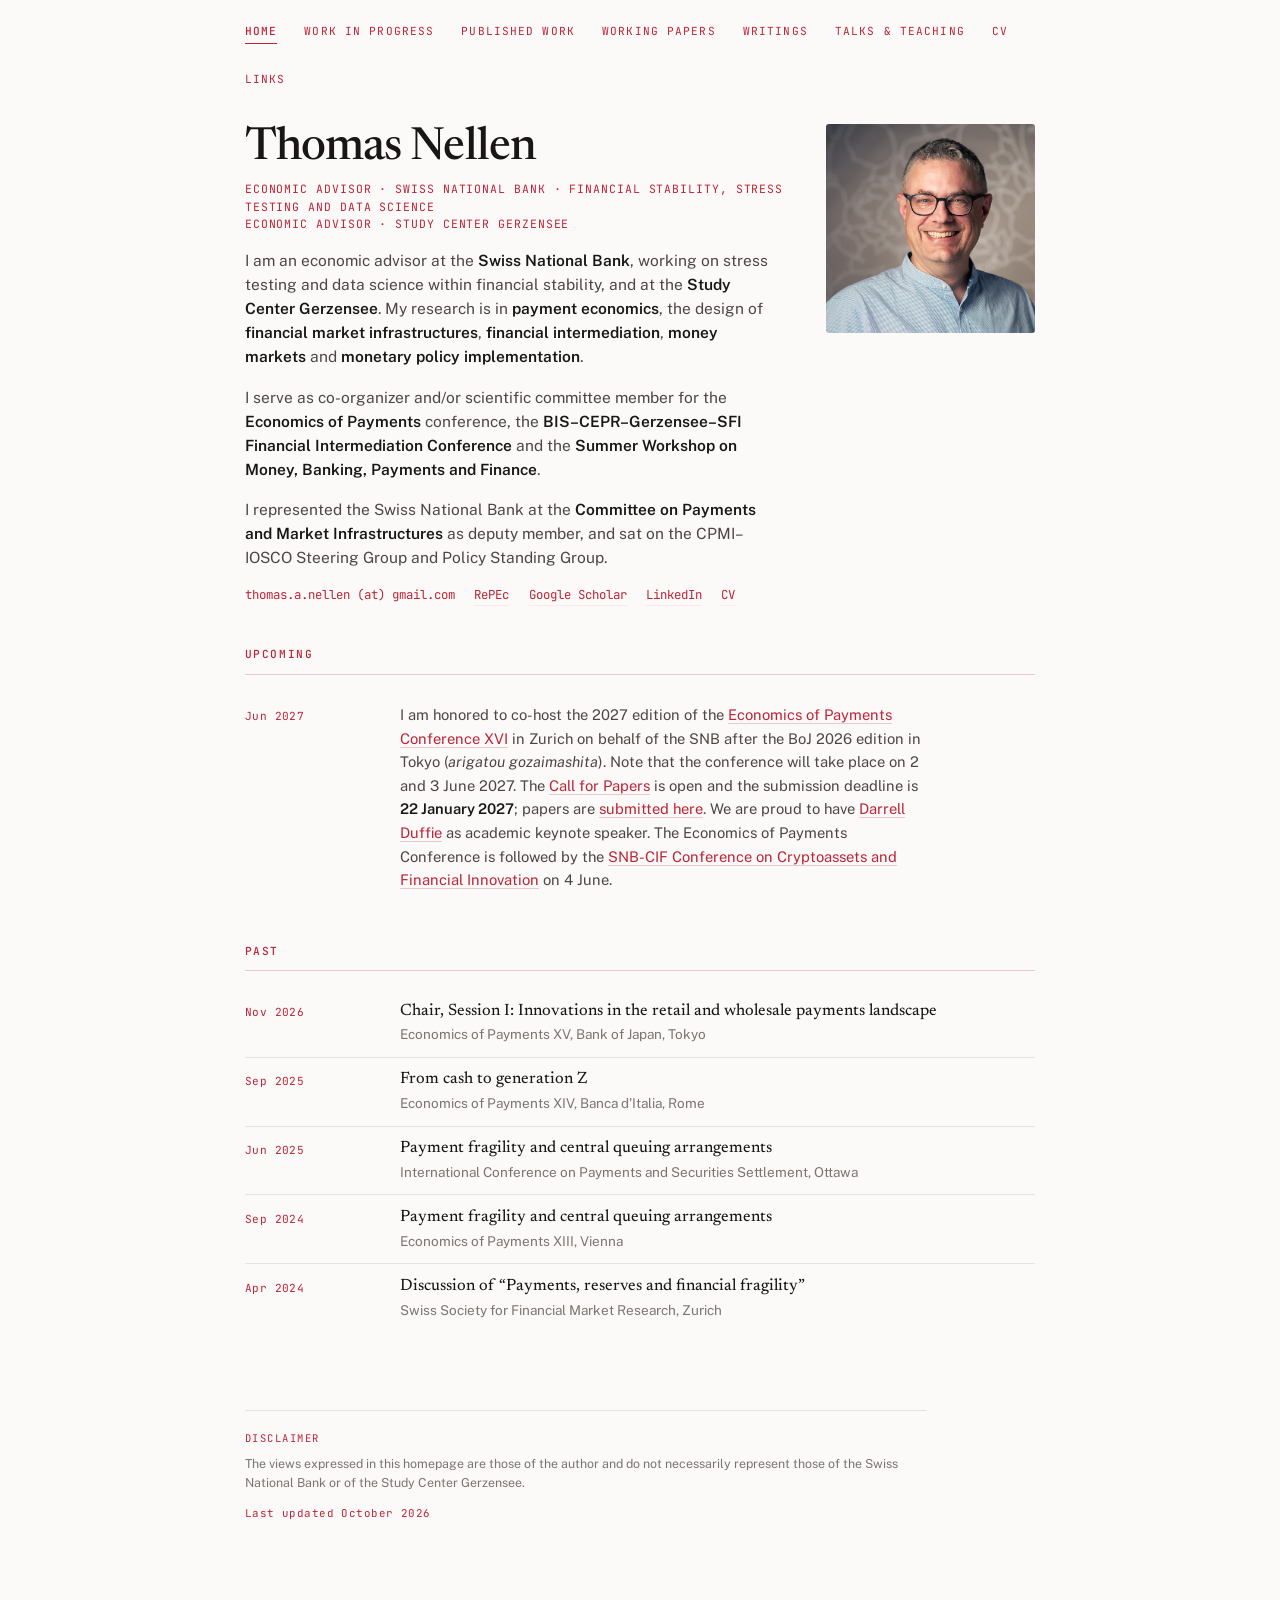
<file: index.html>
<!doctype html>
<html lang="en">
<head>
<meta charset="utf-8">
<meta name="viewport" content="width=device-width, initial-scale=1">
<title>Thomas Nellen</title>
<meta name="description" content="Economic advisor at the Swiss National Bank and the Study Center Gerzensee. Research on payment economics, financial market infrastructures, money markets and monetary policy implementation.">
<meta property="og:type" content="profile">
<meta property="og:site_name" content="Thomas Nellen">
<meta property="og:title" content="Thomas Nellen">
<meta property="og:description" content="Economic advisor at the Swiss National Bank and the Study Center Gerzensee. Research on payment economics, financial market infrastructures, money markets and monetary policy implementation.">
<meta property="og:url" content="https://thomasnellen.github.io/">
<meta property="og:image" content="https://thomasnellen.github.io/assets/portrait.jpg">
<meta property="og:image:width" content="703">
<meta property="og:image:height" content="703">
<meta property="og:image:alt" content="Thomas Nellen">
<meta property="og:locale" content="en_GB">
<meta property="profile:first_name" content="Thomas">
<meta property="profile:last_name" content="Nellen">
<meta name="twitter:card" content="summary">
<meta name="twitter:title" content="Thomas Nellen">
<meta name="twitter:description" content="Economic advisor at the Swiss National Bank and the Study Center Gerzensee. Research on payment economics, financial market infrastructures, money markets and monetary policy implementation.">
<meta name="twitter:image" content="https://thomasnellen.github.io/assets/portrait.jpg">
<link rel="preconnect" href="https://fonts.googleapis.com">
<link rel="preconnect" href="https://fonts.gstatic.com" crossorigin>
<link rel="stylesheet" href="https://fonts.googleapis.com/css2?family=Newsreader:opsz,wght@6..72,400;6..72,500;6..72,600&family=Public+Sans:wght@400;500;600&family=JetBrains+Mono:wght@400;500&display=swap">
<link rel="icon" href="assets/favicon.svg" type="image/svg+xml">
<link rel="stylesheet" href="assets/site.css">
</head>
<body>
<div class="page">

  <!-- ============ Navigation (same on every page) ============ -->
  <nav class="nav">
    <a href="index.html" aria-current="page">Home</a>
    <a href="work-in-progress.html">Work in progress</a>
    <a href="published.html">Published work</a>
    <a href="working-papers.html">Working papers</a>
    <a href="writings.html">Writings</a>
    <a href="talks.html">Talks &amp; teaching</a>
    <a href="cv.html">CV</a>
    <a href="links.html">Links</a>
  </nav>

  <!-- ============ Masthead ============ -->
  <div class="intro">
    <header class="masthead">
      <h1 class="name">Thomas Nellen</h1>
      <p class="affiliation">Economic Advisor &middot; Swiss National Bank &middot; Financial Stability, Stress Testing and Data Science<br>
        Economic Advisor &middot; Study Center Gerzensee</p>
      <p class="bio">
        I am an economic advisor at the <strong>Swiss National Bank</strong>, working on
        stress testing and data science within financial stability, and at the
        <strong>Study Center Gerzensee</strong>. My research is in
        <strong>payment economics</strong>, the design of <strong>financial market
        infrastructures</strong>, <strong>financial intermediation</strong>, <strong>money
        markets</strong> and <strong>monetary policy implementation</strong>.
      </p>
      <p class="bio">
        I serve as co-organizer and/or scientific committee member for the <strong>Economics of Payments</strong>
        conference, the <strong>BIS&ndash;CEPR&ndash;Gerzensee&ndash;SFI Financial Intermediation
        Conference</strong> and the <strong>Summer Workshop on Money, Banking, Payments and
        Finance</strong>.
      </p>
      <p class="bio">
        I represented the Swiss National Bank at the <strong>Committee on Payments and Market
        Infrastructures</strong> as deputy member, and sat on the CPMI&ndash;IOSCO Steering Group
        and Policy Standing Group.
      </p>
      <div class="contact">
        <span>thomas.a.nellen (at) gmail.com</span>
        <a href="https://ideas.repec.org/f/pne256.html">RePEc</a>
        <a href="https://scholar.google.com/citations?user=k0cSISYAAAAJ&amp;hl=en">Google&nbsp;Scholar</a>
        <a href="https://www.linkedin.com/in/thomas-nellen-3b46b4184">LinkedIn</a>
        <a href="cv.html">CV</a>
      </div>
    </header>

    <figure class="portrait">
      <img src="assets/portrait.jpg" width="703" height="703"
           alt="Thomas Nellen" fetchpriority="high">
    </figure>
  </div>

  <!-- ============ Updates =============================================
       Newest first. Each block: date, title (link optional), venue.
       Copy one .update block to add an entry.
  ==================================================================== -->
  <section class="section">
    <h2 class="section-title">Upcoming</h2>
    <div class="updates">

      <article class="update">
        <div class="update-date">Jun 2027</div>
        <div>
          <p class="update-body">
            I am honored to co-host the 2027 edition of the
            <a href="https://www.snb.ch/en/services-events/events/scientific-conferences/other_academic_conferences/sem_2027_06_02">Economics of Payments Conference XVI</a> in Zurich on behalf of
            the SNB after the BoJ 2026 edition in Tokyo
            (<em>arigatou gozaimashita</em>). Note that the conference will take place on
            2 and 3 June 2027. The <a href="https://www.snb.ch/dam/jcr:70551170-b422-4e50-89c4-67029b8e9b5a/sem_2027_06_02_callforpapers.n.pdf">Call for Papers</a> is open and the submission
            deadline is
            <strong>22 January 2027</strong>; papers are
            <a href="https://editorialexpress.com/conference/econpaymentsxvi">submitted here</a>.
            We are proud to have
            <a href="https://www.darrellduffie.com">Darrell Duffie</a> as academic keynote speaker. The Economics of
            Payments Conference is followed by the
            <a href="https://www.snb.ch/en/services-events/events/scientific-conferences/snb_cif_conference/sem_2027_06_04">SNB-CIF Conference on Cryptoassets and Financial Innovation</a>
            on 4 June.
          </p>
        </div>
      </article>

    </div>
  </section>

  <section class="section">
    <h2 class="section-title">Past</h2>
    <div class="updates">

      <article class="update">
        <div class="update-date">Nov 2026</div>
        <div>
          <h3 class="update-title">Chair, Session I: Innovations in the retail and wholesale payments landscape</h3>
          <p class="update-venue">Economics of Payments XV, Bank of Japan, Tokyo</p>
        </div>
      </article>

      <article class="update">
        <div class="update-date">Sep 2025</div>
        <div>
          <h3 class="update-title">From cash to generation Z</h3>
          <p class="update-venue">Economics of Payments XIV, Banca d'Italia, Rome</p>
        </div>
      </article>

      <article class="update">
        <div class="update-date">Jun 2025</div>
        <div>
          <h3 class="update-title">Payment fragility and central queuing arrangements</h3>
          <p class="update-venue">International Conference on Payments and Securities Settlement, Ottawa</p>
        </div>
      </article>

      <article class="update">
        <div class="update-date">Sep 2024</div>
        <div>
          <h3 class="update-title">Payment fragility and central queuing arrangements</h3>
          <p class="update-venue">Economics of Payments XIII, Vienna</p>
        </div>
      </article>

      <article class="update">
        <div class="update-date">Apr 2024</div>
        <div>
          <h3 class="update-title">Discussion of &ldquo;Payments, reserves and financial fragility&rdquo;</h3>
          <p class="update-venue">Swiss Society for Financial Market Research, Zurich</p>
        </div>
      </article>

    </div>
  </section>

  <footer class="foot">
    <p class="foot-label">Disclaimer</p>
    <p class="foot-text">The views expressed in this homepage are those of the author and do not necessarily represent those of the Swiss National Bank or of the Study Center Gerzensee.</p>
    <p class="foot-updated">Last updated October 2026</p>
  </footer>

</div>
<script type="application/ld+json">
{
 "@context": "https://schema.org",
 "@type": "Person",
 "name": "Thomas Nellen",
 "jobTitle": "Economic Advisor",
 "affiliation": [
  {
   "@type": "Organization",
   "name": "Swiss National Bank"
  },
  {
   "@type": "Organization",
   "name": "Study Center Gerzensee"
  }
 ],
 "email": "mailto:thomas.a.nellen@gmail.com",
 "url": "https://thomasnellen.github.io",
 "sameAs": [
  "https://ideas.repec.org/f/pne256.html",
  "https://www.linkedin.com/in/thomas-nellen-3b46b4184"
 ],
 "knowsAbout": [
  "Payment economics",
  "Financial market infrastructures",
  "Money markets",
  "Monetary policy implementation",
  "Financial stability"
 ],
 "alumniOf": {
  "@type": "CollegeOrUniversity",
  "name": "University of Bern"
 },
 "image": "https://thomasnellen.github.io/assets/portrait.jpg"
}
</script>
</body>
</html>
</file>
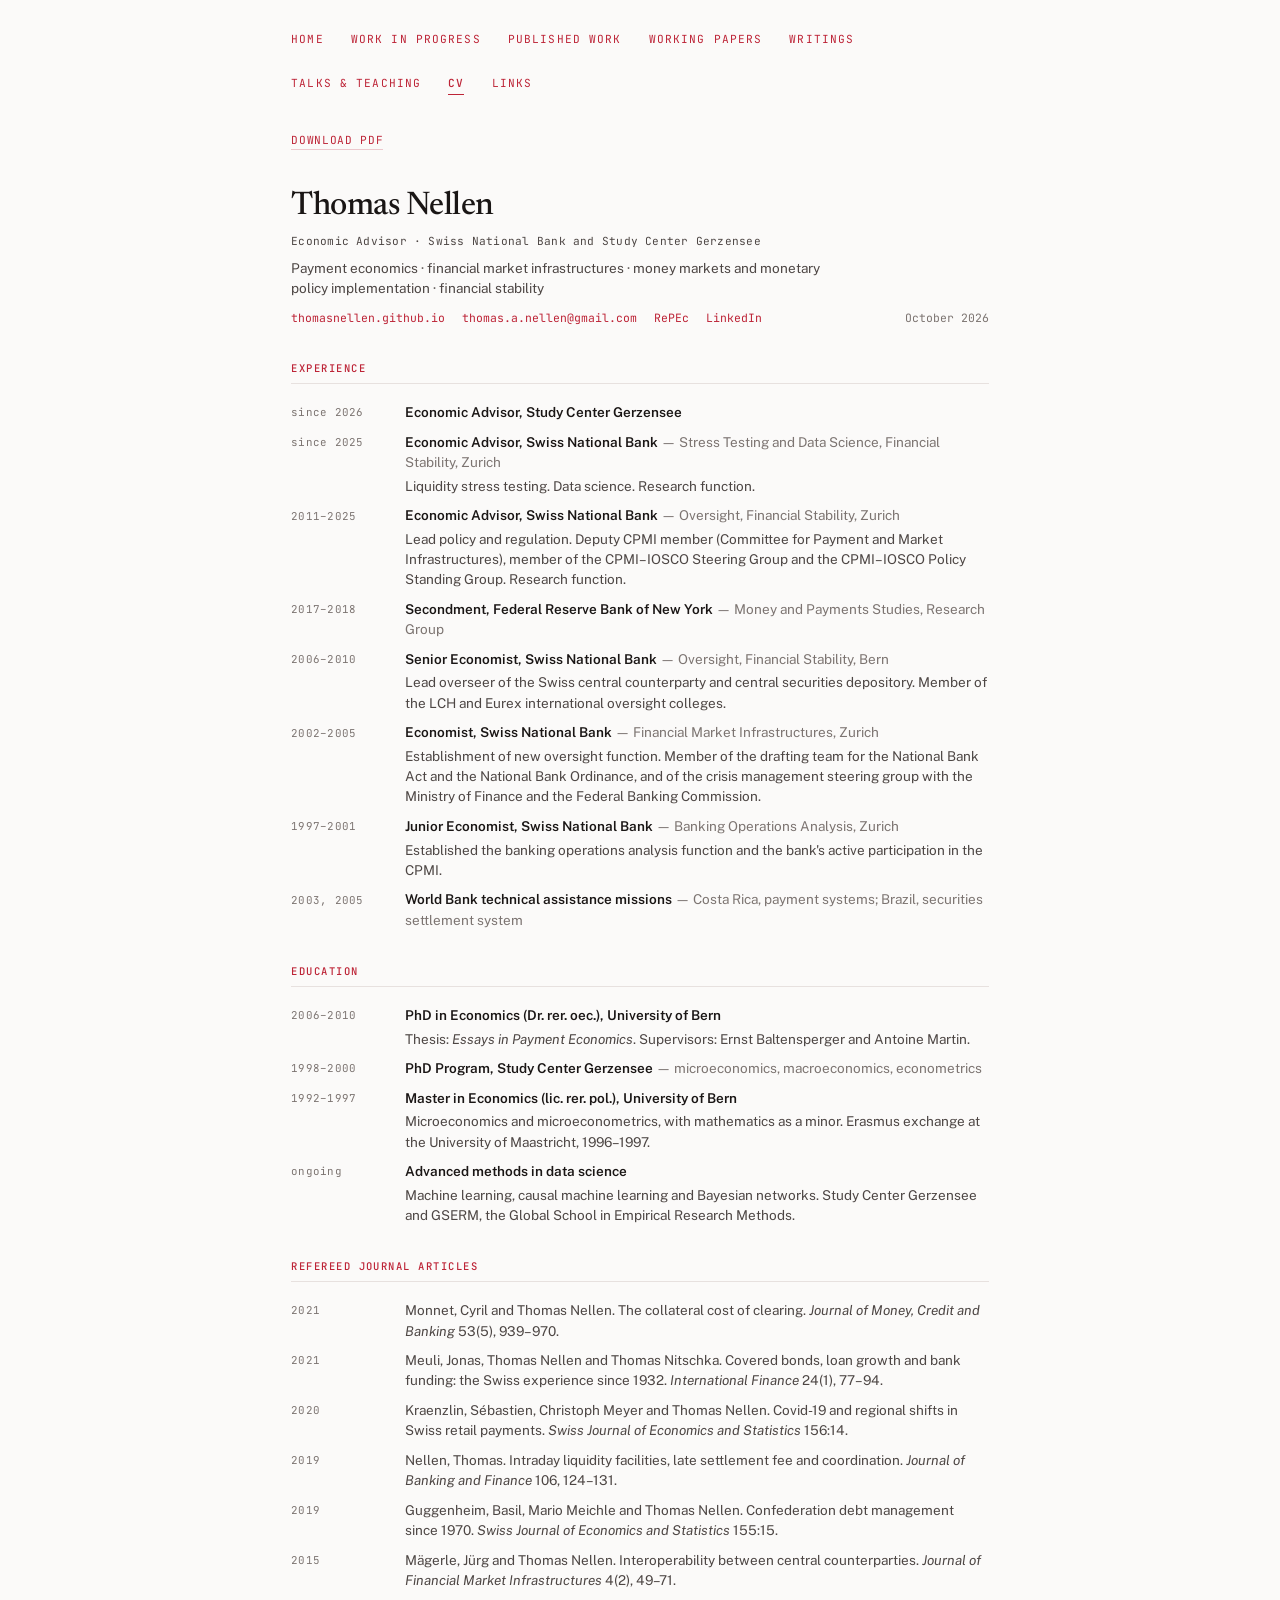
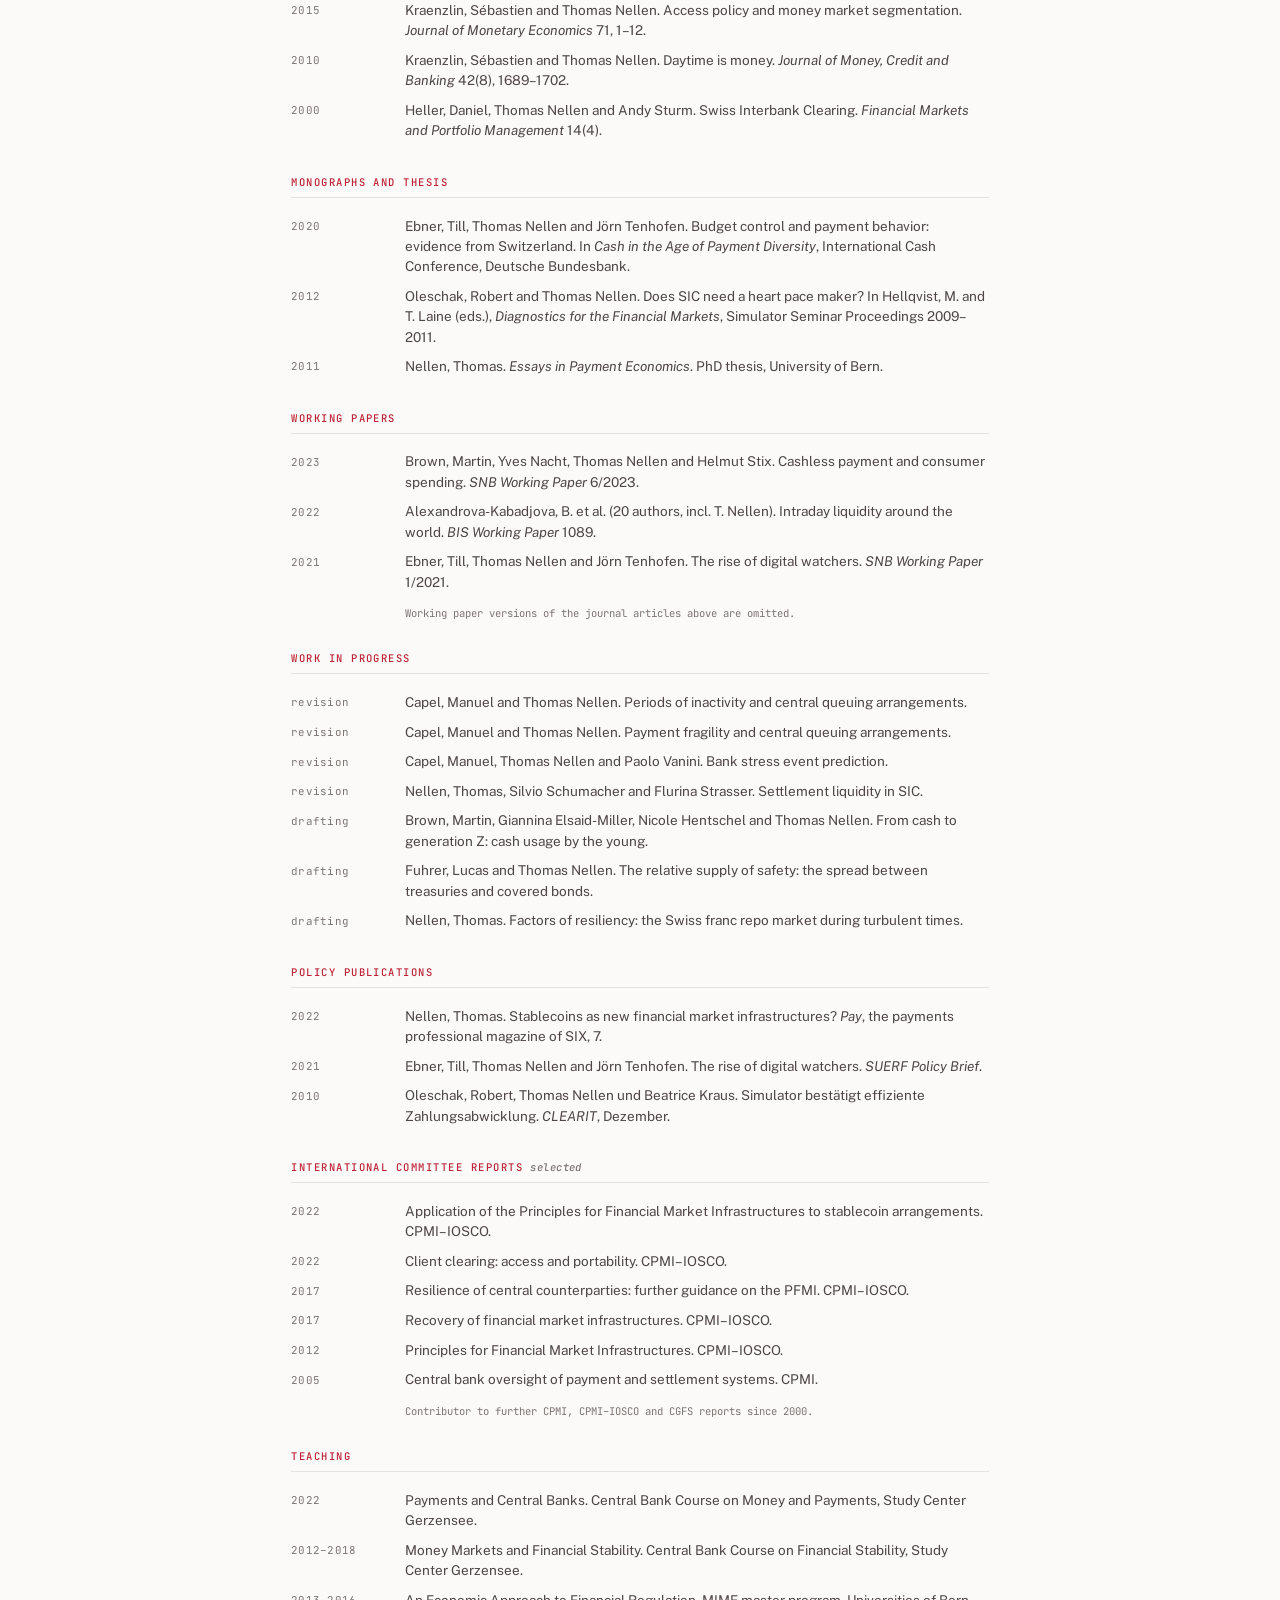
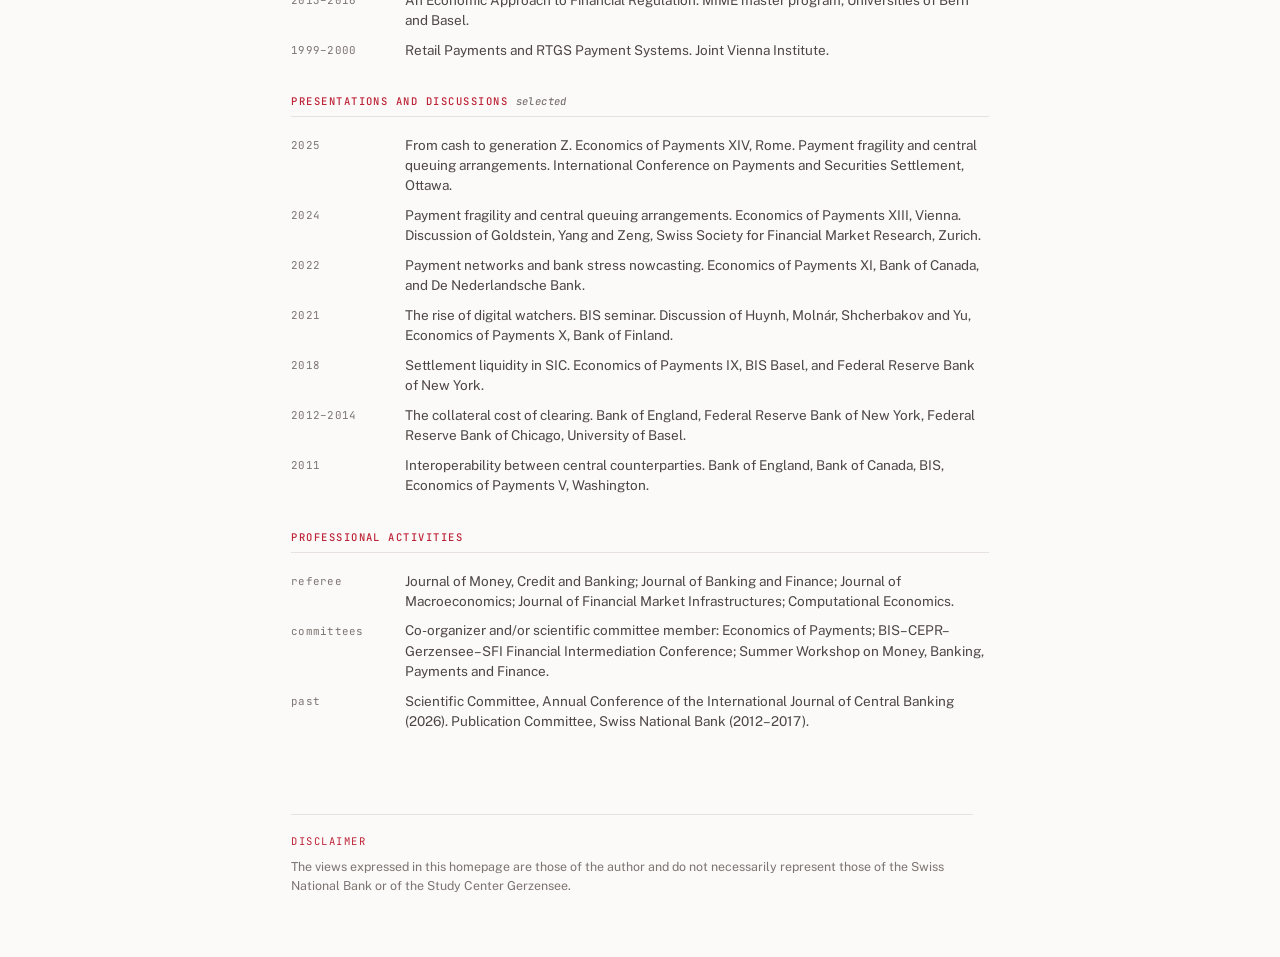
<file: cv.html>
<!doctype html>
<html lang="en">
<head>
<meta charset="utf-8">
<meta name="viewport" content="width=device-width, initial-scale=1">
<title>Curriculum Vitae &mdash; Thomas Nellen</title>
<meta name="description" content="Curriculum vitae of Thomas Nellen, Economic Advisor at the Swiss National Bank.">
<meta property="og:type" content="profile">
<meta property="og:site_name" content="Thomas Nellen">
<meta property="og:title" content="Curriculum Vitae — Thomas Nellen">
<meta property="og:description" content="Curriculum vitae of Thomas Nellen, Economic Advisor at the Swiss National Bank.">
<meta property="og:url" content="https://thomasnellen.github.io/cv.html">
<meta property="og:image" content="https://thomasnellen.github.io/assets/portrait.jpg">
<meta property="og:image:width" content="703">
<meta property="og:image:height" content="703">
<meta property="og:image:alt" content="Thomas Nellen">
<meta property="og:locale" content="en_GB">
<meta property="profile:first_name" content="Thomas">
<meta property="profile:last_name" content="Nellen">
<meta name="twitter:card" content="summary">
<meta name="twitter:title" content="Curriculum Vitae — Thomas Nellen">
<meta name="twitter:description" content="Curriculum vitae of Thomas Nellen, Economic Advisor at the Swiss National Bank.">
<meta name="twitter:image" content="https://thomasnellen.github.io/assets/portrait.jpg">
<link rel="preconnect" href="https://fonts.googleapis.com">
<link rel="preconnect" href="https://fonts.gstatic.com" crossorigin>
<link rel="stylesheet" href="https://fonts.googleapis.com/css2?family=Newsreader:opsz,wght@6..72,400;6..72,500;6..72,600&family=Public+Sans:wght@400;500;600&family=JetBrains+Mono:wght@400;500&display=swap">
<link rel="icon" href="assets/favicon.svg" type="image/svg+xml">
<link rel="stylesheet" href="assets/site.css">
<link rel="stylesheet" href="assets/cv.css">
</head>
<body>
<div class="cv">

  <nav class="nav screen-only">
    <a href="index.html">Home</a>
    <a href="work-in-progress.html">Work in progress</a>
    <a href="published.html">Published work</a>
    <a href="working-papers.html">Working papers</a>
    <a href="writings.html">Writings</a>
    <a href="talks.html">Talks &amp; teaching</a>
    <a href="cv.html" aria-current="page">CV</a>
    <a href="links.html">Links</a>
  </nav>
    <a href="assets/cv.pdf" class="screen-only pdf-link">Download PDF</a>

  <header class="cv-head">
    <h1>Thomas Nellen</h1>
    <p class="cv-role">Economic Advisor &middot; Swiss National Bank and Study Center Gerzensee</p>
    <p class="cv-fields">Payment economics &middot; financial market infrastructures &middot; money markets and
      monetary policy implementation &middot; financial stability</p>
    <p class="cv-contact">
      <a href="https://thomasnellen.github.io">thomasnellen.github.io</a>
      <a href="mailto:thomas.a.nellen@gmail.com">thomas.a.nellen@gmail.com</a>
      <a href="https://ideas.repec.org/f/pne256.html">RePEc</a>
      <a href="https://www.linkedin.com/in/thomas-nellen-3b46b4184">LinkedIn</a>
      <span class="cv-date">October 2026</span>
    </p>
  </header>

  <section>
    <h2>Experience</h2>
    <div class="e"><div class="y">since 2026</div><div class="c">
      <p class="t">Economic Advisor, Study Center Gerzensee</p>
    </div></div>
    <div class="e"><div class="y">since 2025</div><div class="c">
      <p class="t">Economic Advisor, Swiss National Bank <span class="w">&mdash; Stress Testing and Data Science, Financial Stability, Zurich</span></p>
      <p class="d">Liquidity stress testing. Data science. Research function.</p>
    </div></div>
    <div class="e"><div class="y">2011&ndash;2025</div><div class="c">
      <p class="t">Economic Advisor, Swiss National Bank <span class="w">&mdash; Oversight, Financial Stability, Zurich</span></p>
      <p class="d">Lead policy and regulation. Deputy CPMI member (Committee for Payment and Market
        Infrastructures), member of the CPMI&ndash;IOSCO Steering Group and the CPMI&ndash;IOSCO Policy
        Standing Group. Research function.</p>
    </div></div>
    <div class="e"><div class="y">2017&ndash;2018</div><div class="c">
      <p class="t">Secondment, Federal Reserve Bank of New York <span class="w">&mdash; Money and Payments Studies, Research Group</span></p>
    </div></div>
    <div class="e"><div class="y">2006&ndash;2010</div><div class="c">
      <p class="t">Senior Economist, Swiss National Bank <span class="w">&mdash; Oversight, Financial Stability, Bern</span></p>
      <p class="d">Lead overseer of the Swiss central counterparty and central securities depository.
        Member of the LCH and Eurex international oversight colleges.</p>
    </div></div>
    <div class="e"><div class="y">2002&ndash;2005</div><div class="c">
      <p class="t">Economist, Swiss National Bank <span class="w">&mdash; Financial Market Infrastructures, Zurich</span></p>
      <p class="d">Establishment of new oversight function. Member of the drafting team for the National Bank Act
        and the National Bank Ordinance, and of the crisis management steering group with the Ministry of
        Finance and the Federal Banking Commission.</p>
    </div></div>
    <div class="e"><div class="y">1997&ndash;2001</div><div class="c">
      <p class="t">Junior Economist, Swiss National Bank <span class="w">&mdash; Banking Operations Analysis, Zurich</span></p>
      <p class="d">Established the banking operations analysis function and the bank's active participation
        in the CPMI.</p>
    </div></div>
    <div class="e"><div class="y">2003, 2005</div><div class="c">
      <p class="t">World Bank technical assistance missions <span class="w">&mdash; Costa Rica, payment systems; Brazil, securities settlement system</span></p>
    </div></div>
  </section>

  <section>
    <h2>Education</h2>
    <div class="e"><div class="y">2006&ndash;2010</div><div class="c">
      <p class="t">PhD in Economics (Dr. rer. oec.), University of Bern</p>
      <p class="d">Thesis: <em>Essays in Payment Economics</em>. Supervisors: Ernst Baltensperger and Antoine Martin.</p>
    </div></div>
    <div class="e"><div class="y">1998&ndash;2000</div><div class="c">
      <p class="t">PhD Program, Study Center Gerzensee <span class="w">&mdash; microeconomics, macroeconomics, econometrics</span></p>
    </div></div>
    <div class="e"><div class="y">1992&ndash;1997</div><div class="c">
      <p class="t">Master in Economics (lic. rer. pol.), University of Bern</p>
      <p class="d">Microeconomics and microeconometrics, with mathematics as a minor. Erasmus exchange at
        the University of Maastricht, 1996&ndash;1997.</p>
    </div></div>
    <div class="e"><div class="y">ongoing</div><div class="c">
      <p class="t">Advanced methods in data science</p>
      <p class="d">Machine learning, causal machine learning and Bayesian networks. Study Center Gerzensee
        and GSERM, the Global School in Empirical Research Methods.</p>
    </div></div>
  </section>

  <section>
    <h2>Refereed journal articles</h2>
    <div class="e"><div class="y">2021</div><div class="c"><p class="p">Monnet, Cyril and Thomas Nellen. The collateral cost of clearing. <em>Journal of Money, Credit and Banking</em> 53(5), 939&ndash;970.</p></div></div>
    <div class="e"><div class="y">2021</div><div class="c"><p class="p">Meuli, Jonas, Thomas Nellen and Thomas Nitschka. Covered bonds, loan growth and bank funding: the Swiss experience since 1932. <em>International Finance</em> 24(1), 77&ndash;94.</p></div></div>
    <div class="e"><div class="y">2020</div><div class="c"><p class="p">Kraenzlin, S&eacute;bastien, Christoph Meyer and Thomas Nellen. Covid-19 and regional shifts in Swiss retail payments. <em>Swiss Journal of Economics and Statistics</em> 156:14.</p></div></div>
    <div class="e"><div class="y">2019</div><div class="c"><p class="p">Nellen, Thomas. Intraday liquidity facilities, late settlement fee and coordination. <em>Journal of Banking and Finance</em> 106, 124&ndash;131.</p></div></div>
    <div class="e"><div class="y">2019</div><div class="c"><p class="p">Guggenheim, Basil, Mario Meichle and Thomas Nellen. Confederation debt management since 1970. <em>Swiss Journal of Economics and Statistics</em> 155:15.</p></div></div>
    <div class="e"><div class="y">2015</div><div class="c"><p class="p">M&auml;gerle, J&uuml;rg and Thomas Nellen. Interoperability between central counterparties. <em>Journal of Financial Market Infrastructures</em> 4(2), 49&ndash;71.</p></div></div>
    <div class="e"><div class="y">2015</div><div class="c"><p class="p">Kraenzlin, S&eacute;bastien and Thomas Nellen. Access policy and money market segmentation. <em>Journal of Monetary Economics</em> 71, 1&ndash;12.</p></div></div>
    <div class="e"><div class="y">2010</div><div class="c"><p class="p">Kraenzlin, S&eacute;bastien and Thomas Nellen. Daytime is money. <em>Journal of Money, Credit and Banking</em> 42(8), 1689&ndash;1702.</p></div></div>
    <div class="e"><div class="y">2000</div><div class="c"><p class="p">Heller, Daniel, Thomas Nellen and Andy Sturm. Swiss Interbank Clearing. <em>Financial Markets and Portfolio Management</em> 14(4).</p></div></div>
  </section>

  <section>
    <h2>Monographs and thesis</h2>
    <div class="e"><div class="y">2020</div><div class="c"><p class="p">Ebner, Till, Thomas Nellen and J&ouml;rn Tenhofen. Budget control and payment behavior: evidence from Switzerland. In <em>Cash in the Age of Payment Diversity</em>, International Cash Conference, Deutsche Bundesbank.</p></div></div>
    <div class="e"><div class="y">2012</div><div class="c"><p class="p">Oleschak, Robert and Thomas Nellen. Does SIC need a heart pace maker? In Hellqvist, M. and T. Laine (eds.), <em>Diagnostics for the Financial Markets</em>, Simulator Seminar Proceedings 2009&ndash;2011.</p></div></div>
    <div class="e"><div class="y">2011</div><div class="c"><p class="p">Nellen, Thomas. <em>Essays in Payment Economics</em>. PhD thesis, University of Bern.</p></div></div>
  </section>

  <section>
    <h2>Working papers</h2>
    <div class="e"><div class="y">2023</div><div class="c"><p class="p">Brown, Martin, Yves Nacht, Thomas Nellen and Helmut Stix. Cashless payment and consumer spending. <em>SNB Working Paper</em> 6/2023.</p></div></div>
    <div class="e"><div class="y">2022</div><div class="c"><p class="p">Alexandrova-Kabadjova, B. et al. (20 authors, incl. T. Nellen). Intraday liquidity around the world. <em>BIS Working Paper</em> 1089.</p></div></div>
    <div class="e"><div class="y">2021</div><div class="c"><p class="p">Ebner, Till, Thomas Nellen and J&ouml;rn Tenhofen. The rise of digital watchers. <em>SNB Working Paper</em> 1/2021.</p></div></div>
    <p class="note-line">Working paper versions of the journal articles above are omitted.</p>
  </section>

  <section>
    <h2>Work in progress</h2>
    <div class="e"><div class="y">revision</div><div class="c"><p class="p">Capel, Manuel and Thomas Nellen. Periods of inactivity and central queuing arrangements.</p></div></div>
    <div class="e"><div class="y">revision</div><div class="c"><p class="p">Capel, Manuel and Thomas Nellen. Payment fragility and central queuing arrangements.</p></div></div>
    <div class="e"><div class="y">revision</div><div class="c"><p class="p">Capel, Manuel, Thomas Nellen and Paolo Vanini. Bank stress event prediction.</p></div></div>
    <div class="e"><div class="y">revision</div><div class="c"><p class="p">Nellen, Thomas, Silvio Schumacher and Flurina Strasser. Settlement liquidity in SIC.</p></div></div>
    <div class="e"><div class="y">drafting</div><div class="c"><p class="p">Brown, Martin, Giannina Elsaid-Miller, Nicole Hentschel and Thomas Nellen. From cash to generation Z: cash usage by the young.</p></div></div>
    <div class="e"><div class="y">drafting</div><div class="c"><p class="p">Fuhrer, Lucas and Thomas Nellen. The relative supply of safety: the spread between treasuries and covered bonds.</p></div></div>
    <div class="e"><div class="y">drafting</div><div class="c"><p class="p">Nellen, Thomas. Factors of resiliency: the Swiss franc repo market during turbulent times.</p></div></div>
  </section>

  <section>
    <h2>Policy publications</h2>
    <div class="e"><div class="y">2022</div><div class="c"><p class="p">Nellen, Thomas. Stablecoins as new financial market infrastructures? <em>Pay</em>, the payments professional magazine of SIX, 7.</p></div></div>
    <div class="e"><div class="y">2021</div><div class="c"><p class="p">Ebner, Till, Thomas Nellen and J&ouml;rn Tenhofen. The rise of digital watchers. <em>SUERF Policy Brief</em>.</p></div></div>
    <div class="e"><div class="y">2010</div><div class="c"><p class="p">Oleschak, Robert, Thomas Nellen und Beatrice Kraus. Simulator best&auml;tigt effiziente Zahlungsabwicklung. <em>CLEARIT</em>, Dezember.</p></div></div>
  </section>

  <section>
    <h2>International committee reports <span class="h-note">selected</span></h2>
    <div class="e"><div class="y">2022</div><div class="c"><p class="p">Application of the Principles for Financial Market Infrastructures to stablecoin arrangements. CPMI&ndash;IOSCO.</p></div></div>
    <div class="e"><div class="y">2022</div><div class="c"><p class="p">Client clearing: access and portability. CPMI&ndash;IOSCO.</p></div></div>
    <div class="e"><div class="y">2017</div><div class="c"><p class="p">Resilience of central counterparties: further guidance on the PFMI. CPMI&ndash;IOSCO.</p></div></div>
    <div class="e"><div class="y">2017</div><div class="c"><p class="p">Recovery of financial market infrastructures. CPMI&ndash;IOSCO.</p></div></div>
    <div class="e"><div class="y">2012</div><div class="c"><p class="p">Principles for Financial Market Infrastructures. CPMI&ndash;IOSCO.</p></div></div>
    <div class="e"><div class="y">2005</div><div class="c"><p class="p">Central bank oversight of payment and settlement systems. CPMI.</p></div></div>
    <p class="note-line">Contributor to further CPMI, CPMI&ndash;IOSCO and CGFS reports since 2000.</p>
  </section>

  <section>
    <h2>Teaching</h2>
    <div class="e"><div class="y">2022</div><div class="c"><p class="p">Payments and Central Banks. Central Bank Course on Money and Payments, Study Center Gerzensee.</p></div></div>
    <div class="e"><div class="y">2012&ndash;2018</div><div class="c"><p class="p">Money Markets and Financial Stability. Central Bank Course on Financial Stability, Study Center Gerzensee.</p></div></div>
    <div class="e"><div class="y">2013&ndash;2016</div><div class="c"><p class="p">An Economic Approach to Financial Regulation. MIME master program, Universities of Bern and Basel.</p></div></div>
    <div class="e"><div class="y">1999&ndash;2000</div><div class="c"><p class="p">Retail Payments and RTGS Payment Systems. Joint Vienna Institute.</p></div></div>
  </section>

  <section>
    <h2>Presentations and discussions <span class="h-note">selected</span></h2>
    <div class="e"><div class="y">2025</div><div class="c"><p class="p">From cash to generation Z. Economics of Payments XIV, Rome. Payment fragility and central queuing arrangements. International Conference on Payments and Securities Settlement, Ottawa.</p></div></div>
    <div class="e"><div class="y">2024</div><div class="c"><p class="p">Payment fragility and central queuing arrangements. Economics of Payments XIII, Vienna. Discussion of Goldstein, Yang and Zeng, Swiss Society for Financial Market Research, Zurich.</p></div></div>
    <div class="e"><div class="y">2022</div><div class="c"><p class="p">Payment networks and bank stress nowcasting. Economics of Payments XI, Bank of Canada, and De Nederlandsche Bank.</p></div></div>
    <div class="e"><div class="y">2021</div><div class="c"><p class="p">The rise of digital watchers. BIS seminar. Discussion of Huynh, Moln&aacute;r, Shcherbakov and Yu, Economics of Payments X, Bank of Finland.</p></div></div>
    <div class="e"><div class="y">2018</div><div class="c"><p class="p">Settlement liquidity in SIC. Economics of Payments IX, BIS Basel, and Federal Reserve Bank of New York.</p></div></div>
    <div class="e"><div class="y">2012&ndash;2014</div><div class="c"><p class="p">The collateral cost of clearing. Bank of England, Federal Reserve Bank of New York, Federal Reserve Bank of Chicago, University of Basel.</p></div></div>
    <div class="e"><div class="y">2011</div><div class="c"><p class="p">Interoperability between central counterparties. Bank of England, Bank of Canada, BIS, Economics of Payments V, Washington.</p></div></div>
  </section>

  <section>
    <h2>Professional activities</h2>
    <div class="e"><div class="y">referee</div><div class="c"><p class="p">Journal of Money, Credit and Banking; Journal of Banking and Finance; Journal of Macroeconomics; Journal of Financial Market Infrastructures; Computational Economics.</p></div></div>
    <div class="e"><div class="y">committees</div><div class="c"><p class="p">Co-organizer and/or scientific committee member: Economics of Payments; BIS&ndash;CEPR&ndash;Gerzensee&ndash;SFI Financial Intermediation Conference; Summer Workshop on Money, Banking, Payments and Finance.</p></div></div>
    <div class="e"><div class="y">past</div><div class="c"><p class="p">Scientific Committee, Annual Conference of the International Journal of Central Banking (2026). Publication Committee, Swiss National Bank (2012&ndash;2017).</p></div></div>
  </section>

  <footer class="foot screen-only">
    <p class="foot-label">Disclaimer</p>
    <p class="foot-text">The views expressed in this homepage are those of the author and do not necessarily represent those of the Swiss National Bank or of the Study Center Gerzensee.</p>
  </footer>

</div>
</body>
</html>
</file>
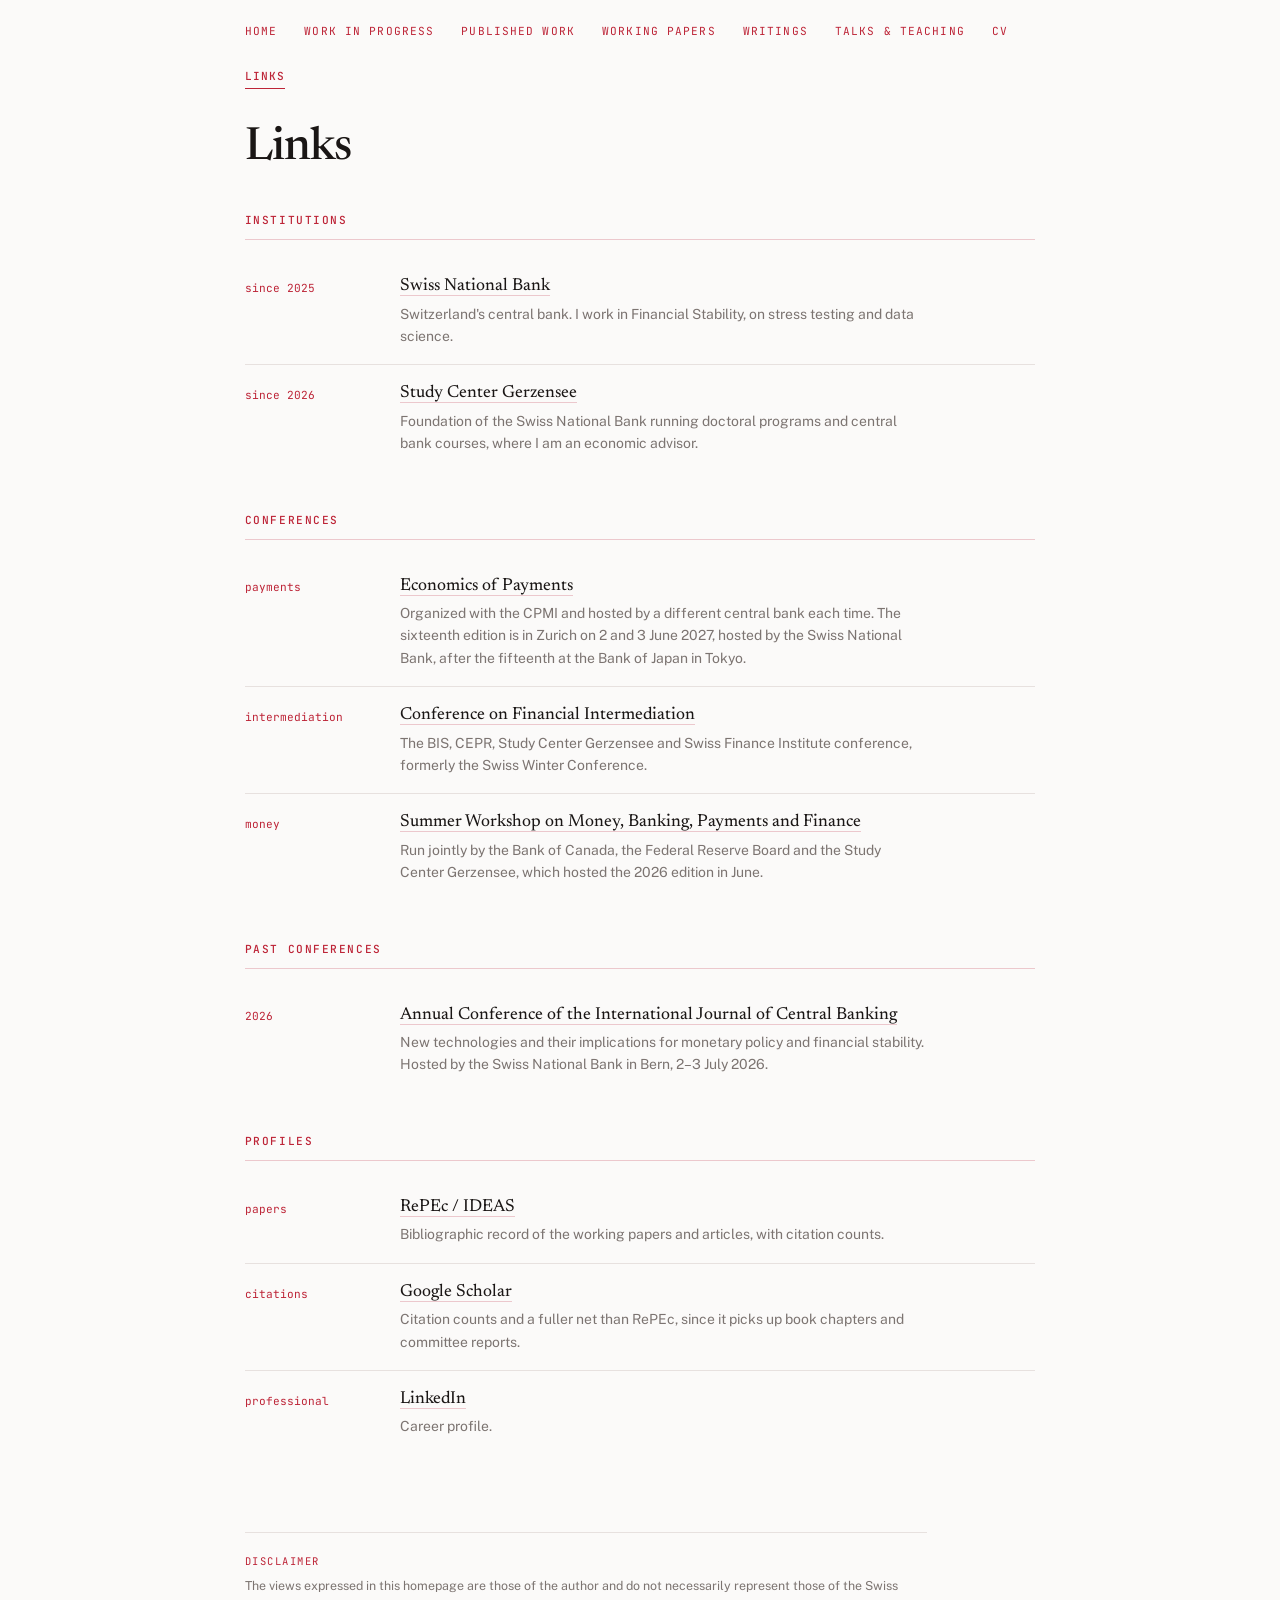
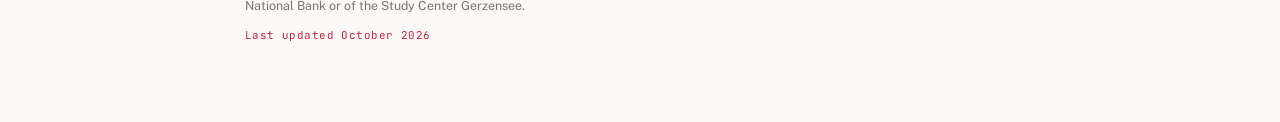
<file: links.html>
<!doctype html>
<html lang="en">
<head>
<meta charset="utf-8">
<meta name="viewport" content="width=device-width, initial-scale=1">
<title>Links &mdash; Thomas Nellen</title>
<meta name="description" content="Institutions and author profiles.">
<meta property="og:type" content="profile">
<meta property="og:site_name" content="Thomas Nellen">
<meta property="og:title" content="Links — Thomas Nellen">
<meta property="og:description" content="Institutions and author profiles.">
<meta property="og:url" content="https://thomasnellen.github.io/links.html">
<meta property="og:image" content="https://thomasnellen.github.io/assets/portrait.jpg">
<meta property="og:image:width" content="703">
<meta property="og:image:height" content="703">
<meta property="og:image:alt" content="Thomas Nellen">
<meta property="og:locale" content="en_GB">
<meta property="profile:first_name" content="Thomas">
<meta property="profile:last_name" content="Nellen">
<meta name="twitter:card" content="summary">
<meta name="twitter:title" content="Links — Thomas Nellen">
<meta name="twitter:description" content="Institutions and author profiles.">
<meta name="twitter:image" content="https://thomasnellen.github.io/assets/portrait.jpg">
<link rel="preconnect" href="https://fonts.googleapis.com">
<link rel="preconnect" href="https://fonts.gstatic.com" crossorigin>
<link rel="stylesheet" href="https://fonts.googleapis.com/css2?family=Newsreader:opsz,wght@6..72,400;6..72,500;6..72,600&family=Public+Sans:wght@400;500;600&family=JetBrains+Mono:wght@400;500&display=swap">
<link rel="icon" href="assets/favicon.svg" type="image/svg+xml">
<link rel="stylesheet" href="assets/site.css">
</head>
<body>
<div class="page">

  <nav class="nav">
    <a href="index.html">Home</a>
    <a href="work-in-progress.html">Work in progress</a>
    <a href="published.html">Published work</a>
    <a href="working-papers.html">Working papers</a>
    <a href="writings.html">Writings</a>
    <a href="talks.html">Talks &amp; teaching</a>
    <a href="cv.html">CV</a>
    <a href="links.html" aria-current="page">Links</a>
  </nav>

  <header class="masthead">
    <h1 class="name">Links</h1>
  </header>

  <section class="section">
    <h2 class="section-title">Institutions</h2>

    <article class="writing">
      <div class="writing-meta">since 2025</div>
      <div>
        <h3 class="writing-title"><a href="https://www.snb.ch/en/">Swiss National Bank</a></h3>
        <p class="writing-note">Switzerland's central bank. I work in Financial Stability,
          on stress testing and data science.</p>
      </div>
    </article>

    <article class="writing">
      <div class="writing-meta">since 2026</div>
      <div>
        <h3 class="writing-title"><a href="https://www.szgerzensee.ch/">Study Center Gerzensee</a></h3>
        <p class="writing-note">Foundation of the Swiss National Bank running doctoral
          programs and central bank courses, where I am an economic advisor.</p>
      </div>
    </article>

  </section>

  <section class="section">
    <h2 class="section-title">Conferences</h2>

    <article class="writing">
      <div class="writing-meta">payments</div>
      <div>
        <h3 class="writing-title"><a href="https://www.snb.ch/en/services-events/events/scientific-conferences/other_academic_conferences/sem_2027_06_02">Economics of Payments</a></h3>
        <p class="writing-note">Organized with the CPMI and hosted by a different central bank each
          time. The sixteenth edition is in Zurich on 2 and 3 June 2027, hosted by the Swiss
          National Bank, after the fifteenth at the Bank of Japan in Tokyo.</p>
      </div>
    </article>

    <article class="writing">
      <div class="writing-meta">intermediation</div>
      <div>
        <h3 class="writing-title"><a href="https://www.swiss-fi.com/">Conference on Financial Intermediation</a></h3>
        <p class="writing-note">The BIS, CEPR, Study Center Gerzensee and Swiss Finance Institute conference, formerly the Swiss Winter Conference.</p>
      </div>
    </article>

    <article class="writing">
      <div class="writing-meta">money</div>
      <div>
        <h3 class="writing-title"><a href="https://www.szgerzensee.ch/programs/conferences-events/detail/summer-workshop-on-money-banking-payments-and-finance">Summer Workshop on Money, Banking, Payments and Finance</a></h3>
        <p class="writing-note">Run jointly by the Bank of Canada, the Federal Reserve Board and the
          Study Center Gerzensee, which hosted the 2026 edition in June.</p>
      </div>
    </article>

  </section>

  <section class="section">
    <h2 class="section-title">Past conferences</h2>

    <article class="writing">
      <div class="writing-meta">2026</div>
      <div>
        <h3 class="writing-title"><a href="https://www.ijcb.org/conferences">Annual Conference of the International Journal of Central Banking</a></h3>
        <p class="writing-note">New technologies and their implications for monetary policy and
          financial stability. Hosted by the Swiss National Bank in Bern, 2&ndash;3 July 2026.</p>
      </div>
    </article>

  </section>

  <section class="section">
    <h2 class="section-title">Profiles</h2>

    <article class="writing">
      <div class="writing-meta">papers</div>
      <div>
        <h3 class="writing-title"><a href="https://ideas.repec.org/f/pne256.html">RePEc / IDEAS</a></h3>
        <p class="writing-note">Bibliographic record of the working papers and articles,
          with citation counts.</p>
      </div>
    </article>

    <article class="writing">
      <div class="writing-meta">citations</div>
      <div>
        <h3 class="writing-title"><a href="https://scholar.google.com/citations?user=k0cSISYAAAAJ&amp;hl=en">Google Scholar</a></h3>
        <p class="writing-note">Citation counts and a fuller net than RePEc, since it
          picks up book chapters and committee reports.</p>
      </div>
    </article>

    <article class="writing">
      <div class="writing-meta">professional</div>
      <div>
        <h3 class="writing-title"><a href="https://www.linkedin.com/in/thomas-nellen-3b46b4184">LinkedIn</a></h3>
        <p class="writing-note">Career profile.</p>
      </div>
    </article>

  </section>

  <footer class="foot">
    <p class="foot-label">Disclaimer</p>
    <p class="foot-text">The views expressed in this homepage are those of the author and do not necessarily represent those of the Swiss National Bank or of the Study Center Gerzensee.</p>
    <p class="foot-updated">Last updated October 2026</p>
  </footer>

</div>
</body>
</html>
</file>
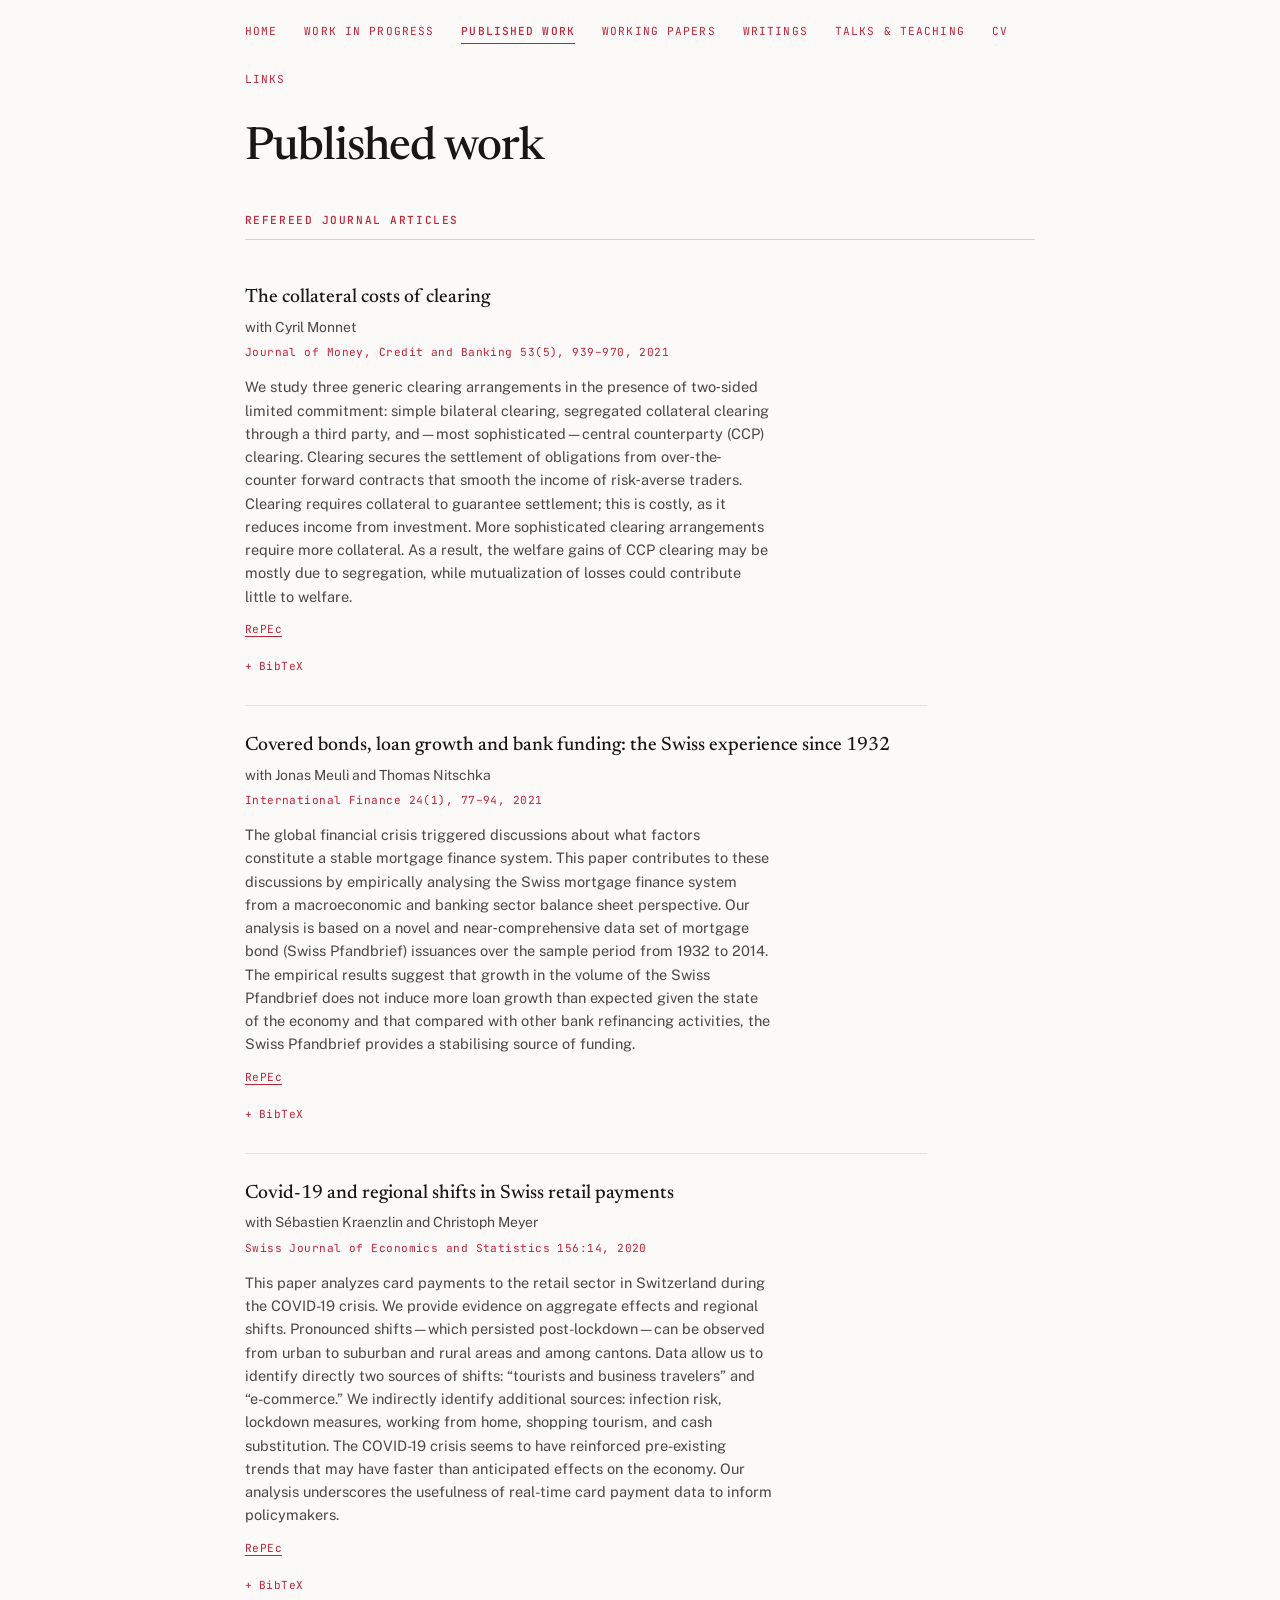
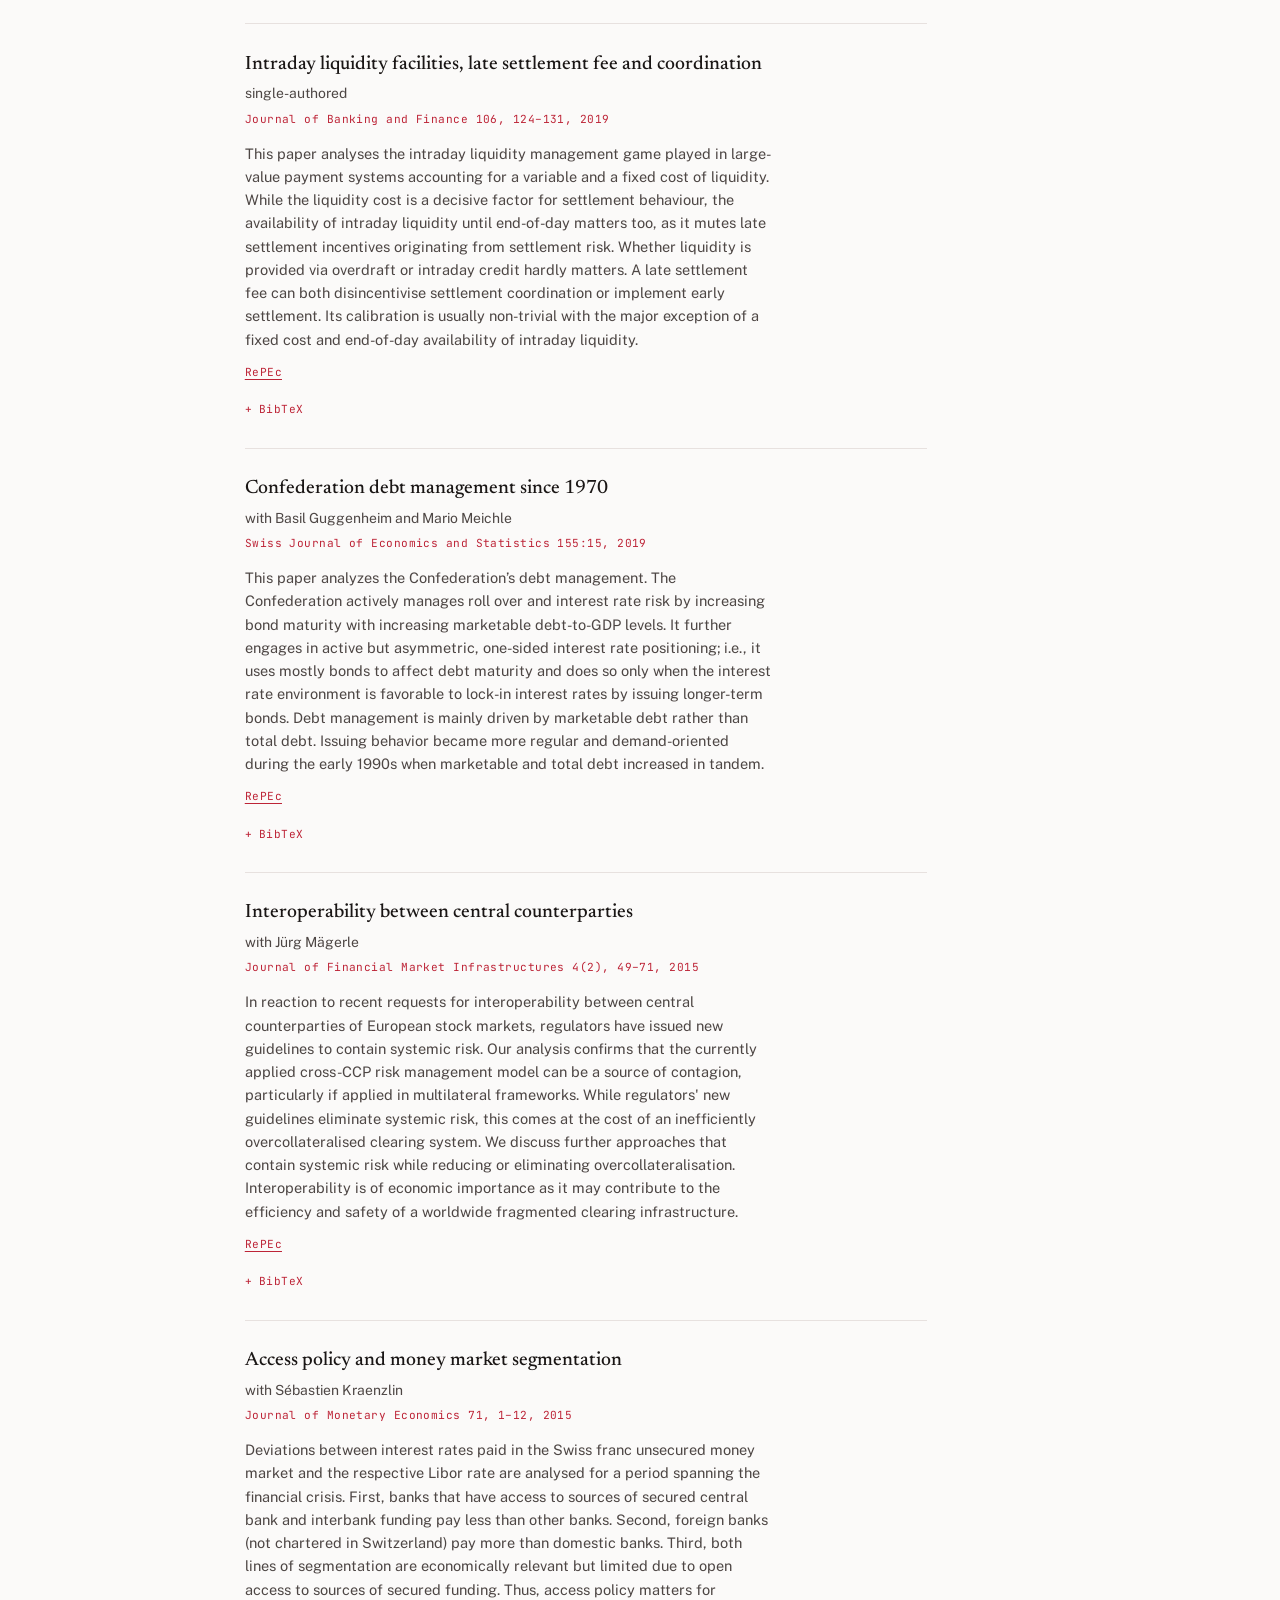
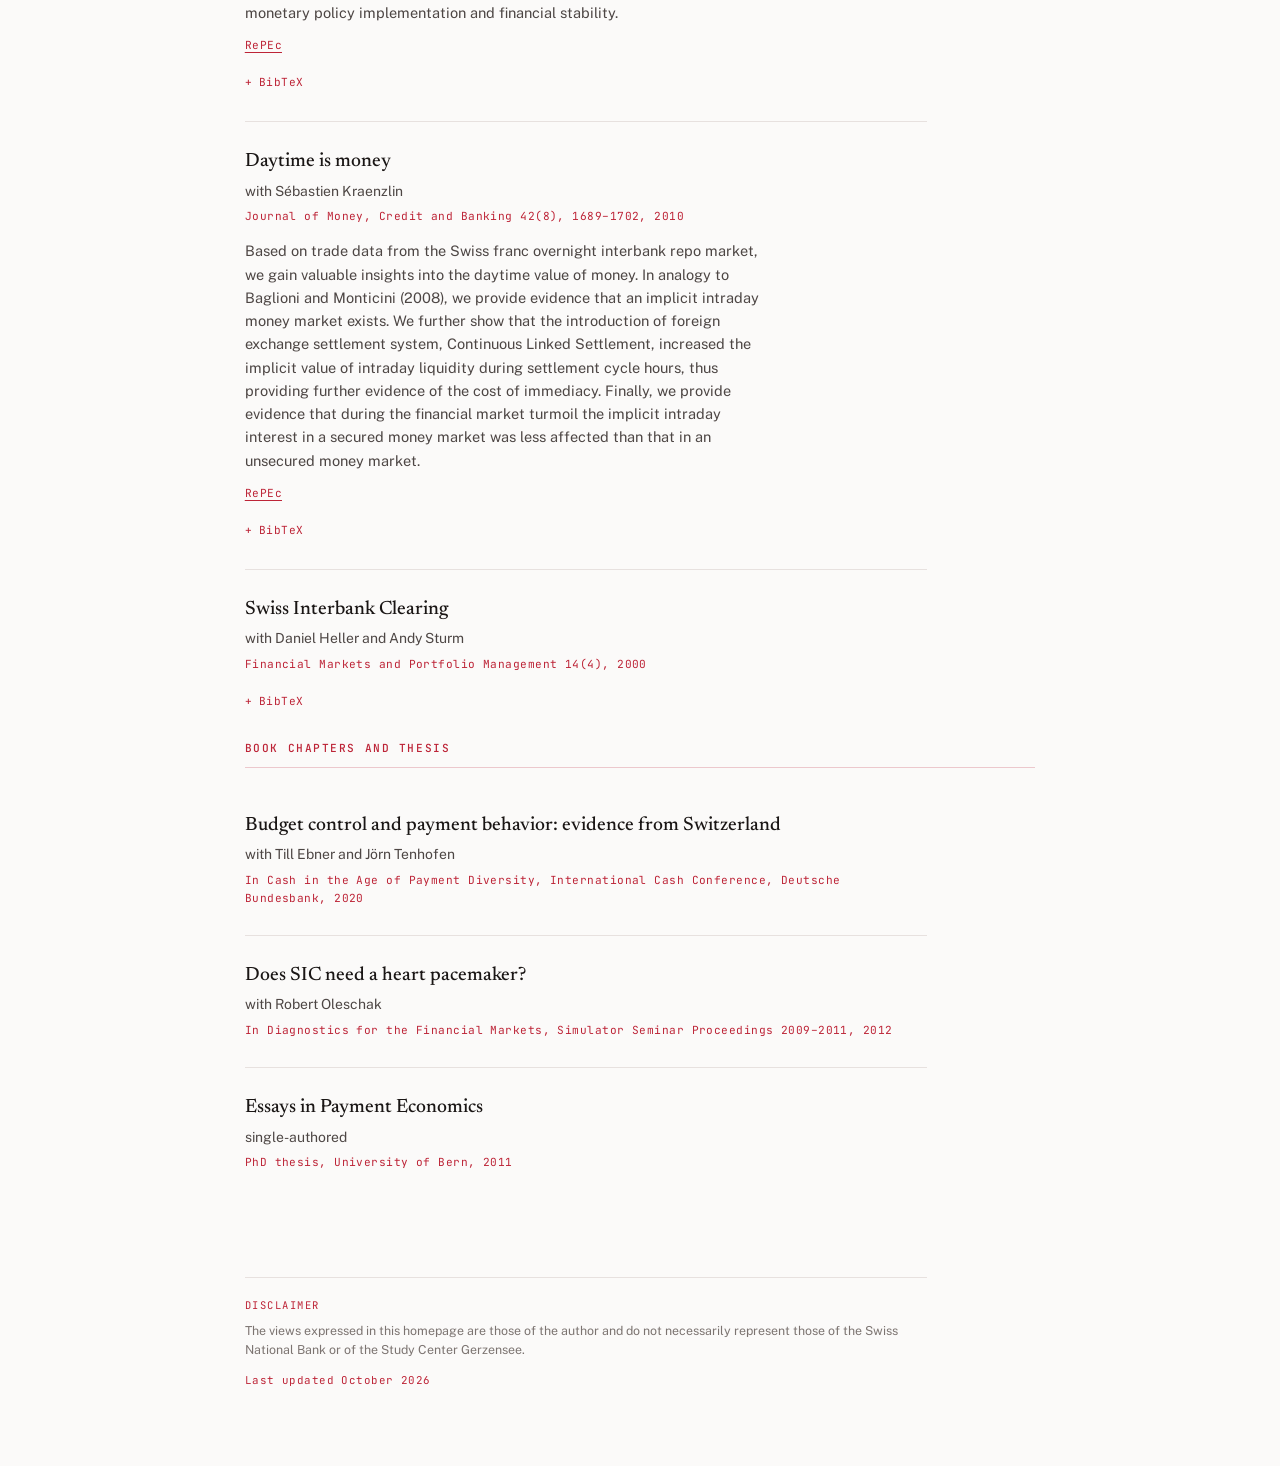
<file: published.html>
<!doctype html>
<html lang="en">
<head>
<meta charset="utf-8">
<meta name="viewport" content="width=device-width, initial-scale=1">
<title>Published work &mdash; Thomas Nellen</title>
<meta name="description" content="Refereed journal articles, book chapters and doctoral thesis.">
<meta property="og:type" content="profile">
<meta property="og:site_name" content="Thomas Nellen">
<meta property="og:title" content="Published work — Thomas Nellen">
<meta property="og:description" content="Refereed journal articles, book chapters and doctoral thesis.">
<meta property="og:url" content="https://thomasnellen.github.io/published.html">
<meta property="og:image" content="https://thomasnellen.github.io/assets/portrait.jpg">
<meta property="og:image:width" content="703">
<meta property="og:image:height" content="703">
<meta property="og:image:alt" content="Thomas Nellen">
<meta property="og:locale" content="en_GB">
<meta property="profile:first_name" content="Thomas">
<meta property="profile:last_name" content="Nellen">
<meta name="twitter:card" content="summary">
<meta name="twitter:title" content="Published work — Thomas Nellen">
<meta name="twitter:description" content="Refereed journal articles, book chapters and doctoral thesis.">
<meta name="twitter:image" content="https://thomasnellen.github.io/assets/portrait.jpg">
<link rel="preconnect" href="https://fonts.googleapis.com">
<link rel="preconnect" href="https://fonts.gstatic.com" crossorigin>
<link rel="stylesheet" href="https://fonts.googleapis.com/css2?family=Newsreader:opsz,wght@6..72,400;6..72,500;6..72,600&family=Public+Sans:wght@400;500;600&family=JetBrains+Mono:wght@400;500&display=swap">
<link rel="icon" href="assets/favicon.svg" type="image/svg+xml">
<link rel="stylesheet" href="assets/site.css">
</head>
<body>
<div class="page">

  <nav class="nav">
    <a href="index.html">Home</a>
    <a href="work-in-progress.html">Work in progress</a>
    <a href="published.html" aria-current="page">Published work</a>
    <a href="working-papers.html">Working papers</a>
    <a href="writings.html">Writings</a>
    <a href="talks.html">Talks &amp; teaching</a>
    <a href="cv.html">CV</a>
    <a href="links.html">Links</a>
  </nav>

  <header class="masthead">
    <h1 class="name">Published work</h1>
  </header>

  <div class="section">

    <section class="paper-group">
      <h2 class="section-title">Refereed journal articles</h2>
      <div class="papers">
      <article class="paper">
        <h3 class="paper-title">The collateral costs of clearing</h3>
        <p class="paper-authors">with Cyril Monnet</p>
        <p class="paper-venue">Journal of Money, Credit and Banking 53(5), 939&ndash;970, 2021</p>
        <p class="paper-abstract">
          We study three generic clearing arrangements in the presence of two‐sided limited
          commitment: simple bilateral clearing, segregated collateral clearing through a third party,
          and—most sophisticated—central counterparty (CCP) clearing. Clearing secures the settlement
          of obligations from over‐the‐counter forward contracts that smooth the income of risk‐averse
          traders. Clearing requires collateral to guarantee settlement; this is costly, as it reduces
          income from investment. More sophisticated clearing arrangements require more collateral. As
          a result, the welfare gains of CCP clearing may be mostly due to segregation, while
          mutualization of losses could contribute little to welfare.
        </p>
        <p class="paper-links"><a href="https://ideas.repec.org/a/wly/jmoncb/v53y2021i5p939-970.html">RePEc</a></p>
        <details class="cite">
          <summary>BibTeX</summary>
          <div class="cite-body">
<pre class="bibtex">@article{monnet_nellen2021,
  author  = {Monnet, Cyril and Nellen, Thomas},
  title   = {The collateral costs of clearing},
  journal = {Journal of Money, Credit and Banking},
  year    = {2021},
  volume  = {53},
  number  = {5},
  pages   = {939--970}
}</pre>
            <button type="button" class="copy">copy</button>
          </div>
        </details>
      </article>
      <article class="paper">
        <h3 class="paper-title">Covered bonds, loan growth and bank funding: the Swiss experience since 1932</h3>
        <p class="paper-authors">with Jonas Meuli and Thomas Nitschka</p>
        <p class="paper-venue">International Finance 24(1), 77&ndash;94, 2021</p>
        <p class="paper-abstract">
          The global financial crisis triggered discussions about what factors constitute a stable
          mortgage finance system. This paper contributes to these discussions by empirically
          analysing the Swiss mortgage finance system from a macroeconomic and banking sector balance
          sheet perspective. Our analysis is based on a novel and near‐comprehensive data set of
          mortgage bond (Swiss Pfandbrief) issuances over the sample period from 1932 to 2014. The
          empirical results suggest that growth in the volume of the Swiss Pfandbrief does not induce
          more loan growth than expected given the state of the economy and that compared with other
          bank refinancing activities, the Swiss Pfandbrief provides a stabilising source of funding.
        </p>
        <p class="paper-links"><a href="https://ideas.repec.org/a/bla/intfin/v24y2021i1p77-94.html">RePEc</a></p>
        <details class="cite">
          <summary>BibTeX</summary>
          <div class="cite-body">
<pre class="bibtex">@article{meuli_nellen_nitschka2021,
  author  = {Meuli, Jonas and Nellen, Thomas and Nitschka, Thomas},
  title   = {Covered bonds, loan growth and bank funding: the {S}wiss experience since 1932},
  journal = {International Finance},
  year    = {2021},
  volume  = {24},
  number  = {1},
  pages   = {77--94}
}</pre>
            <button type="button" class="copy">copy</button>
          </div>
        </details>
      </article>
      <article class="paper">
        <h3 class="paper-title">Covid-19 and regional shifts in Swiss retail payments</h3>
        <p class="paper-authors">with S&eacute;bastien Kraenzlin and Christoph Meyer</p>
        <p class="paper-venue">Swiss Journal of Economics and Statistics 156:14, 2020</p>
        <p class="paper-abstract">
          This paper analyzes card payments to the retail sector in Switzerland during the COVID-19
          crisis. We provide evidence on aggregate effects and regional shifts. Pronounced
          shifts—which persisted post-lockdown—can be observed from urban to suburban and rural areas
          and among cantons. Data allow us to identify directly two sources of shifts: “tourists and
          business travelers” and “e-commerce.” We indirectly identify additional sources: infection
          risk, lockdown measures, working from home, shopping tourism, and cash substitution. The
          COVID-19 crisis seems to have reinforced pre-existing trends that may have faster than
          anticipated effects on the economy. Our analysis underscores the usefulness of real-time
          card payment data to inform policymakers.
        </p>
        <p class="paper-links"><a href="https://ideas.repec.org/a/spr/sjecst/v156y2020i1d10.1186_s41937-020-00061-x.html">RePEc</a></p>
        <details class="cite">
          <summary>BibTeX</summary>
          <div class="cite-body">
<pre class="bibtex">@article{kraenzlin_meyer_nellen2020,
  author  = {Kraenzlin, S{\'e}bastien and Meyer, Christoph and Nellen, Thomas},
  title   = {Covid-19 and regional shifts in {S}wiss retail payments},
  journal = {Swiss Journal of Economics and Statistics},
  year    = {2020},
  volume  = {156},
  pages   = {14}
}</pre>
            <button type="button" class="copy">copy</button>
          </div>
        </details>
      </article>
      <article class="paper">
        <h3 class="paper-title">Intraday liquidity facilities, late settlement fee and coordination</h3>
        <p class="paper-authors">single-authored</p>
        <p class="paper-venue">Journal of Banking and Finance 106, 124&ndash;131, 2019</p>
        <p class="paper-abstract">
          This paper analyses the intraday liquidity management game played in large-value payment
          systems accounting for a variable and a fixed cost of liquidity. While the liquidity cost is
          a decisive factor for settlement behaviour, the availability of intraday liquidity until
          end-of-day matters too, as it mutes late settlement incentives originating from settlement
          risk. Whether liquidity is provided via overdraft or intraday credit hardly matters. A late
          settlement fee can both disincentivise settlement coordination or implement early
          settlement. Its calibration is usually non-trivial with the major exception of a fixed cost
          and end-of-day availability of intraday liquidity.
        </p>
        <p class="paper-links"><a href="https://ideas.repec.org/a/eee/jbfina/v106y2019icp124-131.html">RePEc</a></p>
        <details class="cite">
          <summary>BibTeX</summary>
          <div class="cite-body">
<pre class="bibtex">@article{nellen2019,
  author  = {Nellen, Thomas},
  title   = {Intraday liquidity facilities, late settlement fee and coordination},
  journal = {Journal of Banking and Finance},
  year    = {2019},
  volume  = {106},
  pages   = {124--131}
}</pre>
            <button type="button" class="copy">copy</button>
          </div>
        </details>
      </article>
      <article class="paper">
        <h3 class="paper-title">Confederation debt management since 1970</h3>
        <p class="paper-authors">with Basil Guggenheim and Mario Meichle</p>
        <p class="paper-venue">Swiss Journal of Economics and Statistics 155:15, 2019</p>
        <p class="paper-abstract">
          This paper analyzes the Confederation’s debt management. The Confederation actively manages
          roll over and interest rate risk by increasing bond maturity with increasing marketable
          debt-to-GDP levels. It further engages in active but asymmetric, one-sided interest rate
          positioning; i.e., it uses mostly bonds to affect debt maturity and does so only when the
          interest rate environment is favorable to lock-in interest rates by issuing longer-term
          bonds. Debt management is mainly driven by marketable debt rather than total debt. Issuing
          behavior became more regular and demand-oriented during the early 1990s when marketable and
          total debt increased in tandem.
        </p>
        <p class="paper-links"><a href="https://ideas.repec.org/a/spr/sjecst/v155y2019i1d10.1186_s41937-019-0042-6.html">RePEc</a></p>
        <details class="cite">
          <summary>BibTeX</summary>
          <div class="cite-body">
<pre class="bibtex">@article{guggenheim_meichle_nellen2019,
  author  = {Guggenheim, Basil and Meichle, Mario and Nellen, Thomas},
  title   = {Confederation debt management since 1970},
  journal = {Swiss Journal of Economics and Statistics},
  year    = {2019},
  volume  = {155},
  pages   = {15}
}</pre>
            <button type="button" class="copy">copy</button>
          </div>
        </details>
      </article>
      <article class="paper">
        <h3 class="paper-title">Interoperability between central counterparties</h3>
        <p class="paper-authors">with J&uuml;rg M&auml;gerle</p>
        <p class="paper-venue">Journal of Financial Market Infrastructures 4(2), 49&ndash;71, 2015</p>
        <p class="paper-abstract">
          In reaction to recent requests for interoperability between central counterparties of
          European stock markets, regulators have issued new guidelines to contain systemic risk. Our
          analysis confirms that the currently applied cross-CCP risk management model can be a source
          of contagion, particularly if applied in multilateral frameworks. While regulators' new
          guidelines eliminate systemic risk, this comes at the cost of an inefficiently
          overcollateralised clearing system. We discuss further approaches that contain systemic risk
          while reducing or eliminating overcollateralisation. Interoperability is of economic
          importance as it may contribute to the efficiency and safety of a worldwide fragmented
          clearing infrastructure.
        </p>
        <p class="paper-links"><a href="https://ideas.repec.org/a/rsk/journ7/2437958.html">RePEc</a></p>
        <details class="cite">
          <summary>BibTeX</summary>
          <div class="cite-body">
<pre class="bibtex">@article{magerle_nellen2015,
  author  = {M{\"a}gerle, J{\"u}rg and Nellen, Thomas},
  title   = {Interoperability between central counterparties},
  journal = {Journal of Financial Market Infrastructures},
  year    = {2015},
  volume  = {4},
  number  = {2},
  pages   = {49--71}
}</pre>
            <button type="button" class="copy">copy</button>
          </div>
        </details>
      </article>
      <article class="paper">
        <h3 class="paper-title">Access policy and money market segmentation</h3>
        <p class="paper-authors">with S&eacute;bastien Kraenzlin</p>
        <p class="paper-venue">Journal of Monetary Economics 71, 1&ndash;12, 2015</p>
        <p class="paper-abstract">
          Deviations between interest rates paid in the Swiss franc unsecured money market and the
          respective Libor rate are analysed for a period spanning the financial crisis. First, banks
          that have access to sources of secured central bank and interbank funding pay less than
          other banks. Second, foreign banks (not chartered in Switzerland) pay more than domestic
          banks. Third, both lines of segmentation are economically relevant but limited due to open
          access to sources of secured funding. Thus, access policy matters for monetary policy
          implementation and financial stability.
        </p>
        <p class="paper-links"><a href="https://ideas.repec.org/a/eee/moneco/v71y2015icp1-12.html">RePEc</a></p>
        <details class="cite">
          <summary>BibTeX</summary>
          <div class="cite-body">
<pre class="bibtex">@article{kraenzlin_nellen2015,
  author  = {Kraenzlin, S{\'e}bastien and Nellen, Thomas},
  title   = {Access policy and money market segmentation},
  journal = {Journal of Monetary Economics},
  year    = {2015},
  volume  = {71},
  pages   = {1--12}
}</pre>
            <button type="button" class="copy">copy</button>
          </div>
        </details>
      </article>
      <article class="paper">
        <h3 class="paper-title">Daytime is money</h3>
        <p class="paper-authors">with S&eacute;bastien Kraenzlin</p>
        <p class="paper-venue">Journal of Money, Credit and Banking 42(8), 1689&ndash;1702, 2010</p>
        <p class="paper-abstract">
          Based on trade data from the Swiss franc overnight interbank repo market, we gain valuable
          insights into the daytime value of money. In analogy to Baglioni and Monticini (2008), we
          provide evidence that an implicit intraday money market exists. We further show that the
          introduction of foreign exchange settlement system, Continuous Linked Settlement, increased
          the implicit value of intraday liquidity during settlement cycle hours, thus providing
          further evidence of the cost of immediacy. Finally, we provide evidence that during the
          financial market turmoil the implicit intraday interest in a secured money market was less
          affected than that in an unsecured money market.
        </p>
        <p class="paper-links"><a href="https://ideas.repec.org/a/wly/jmoncb/v42y2010i8p1689-1702.html">RePEc</a></p>
        <details class="cite">
          <summary>BibTeX</summary>
          <div class="cite-body">
<pre class="bibtex">@article{kraenzlin_nellen2010,
  author  = {Kraenzlin, S{\'e}bastien and Nellen, Thomas},
  title   = {Daytime is money},
  journal = {Journal of Money, Credit and Banking},
  year    = {2010},
  volume  = {42},
  number  = {8},
  pages   = {1689--1702}
}</pre>
            <button type="button" class="copy">copy</button>
          </div>
        </details>
      </article>
      <article class="paper">
        <h3 class="paper-title">Swiss Interbank Clearing</h3>
        <p class="paper-authors">with Daniel Heller and Andy Sturm</p>
        <p class="paper-venue">Financial Markets and Portfolio Management 14(4), 2000</p>
        <details class="cite">
          <summary>BibTeX</summary>
          <div class="cite-body">
<pre class="bibtex">@article{heller_nellen_sturm2000,
  author  = {Heller, Daniel and Nellen, Thomas and Sturm, Andy},
  title   = {{S}wiss {I}nterbank {C}learing},
  journal = {Financial Markets and Portfolio Management},
  year    = {2000},
  volume  = {14},
  number  = {4}
}</pre>
            <button type="button" class="copy">copy</button>
          </div>
        </details>
      </article>
      </div>
    </section>

    <section class="paper-group">
      <h2 class="section-title">Book chapters and thesis</h2>
      <div class="papers">
      <article class="paper">
        <h3 class="paper-title">Budget control and payment behavior: evidence from Switzerland</h3>
        <p class="paper-authors">with Till Ebner and J&ouml;rn Tenhofen</p>
        <p class="paper-venue">In Cash in the Age of Payment Diversity, International Cash Conference, Deutsche Bundesbank, 2020</p>
      </article>
      <article class="paper">
        <h3 class="paper-title">Does SIC need a heart pacemaker?</h3>
        <p class="paper-authors">with Robert Oleschak</p>
        <p class="paper-venue">In Diagnostics for the Financial Markets, Simulator Seminar Proceedings 2009&ndash;2011, 2012</p>
      </article>
      <article class="paper">
        <h3 class="paper-title">Essays in Payment Economics</h3>
        <p class="paper-authors">single-authored</p>
        <p class="paper-venue">PhD thesis, University of Bern, 2011</p>
      </article>
      </div>
    </section>

  </div>

  <footer class="foot">
    <p class="foot-label">Disclaimer</p>
    <p class="foot-text">The views expressed in this homepage are those of the author and do not necessarily represent those of the Swiss National Bank or of the Study Center Gerzensee.</p>
    <p class="foot-updated">Last updated October 2026</p>
  </footer>

</div>
<script src="assets/site.js"></script>
</body>
</html>
</file>
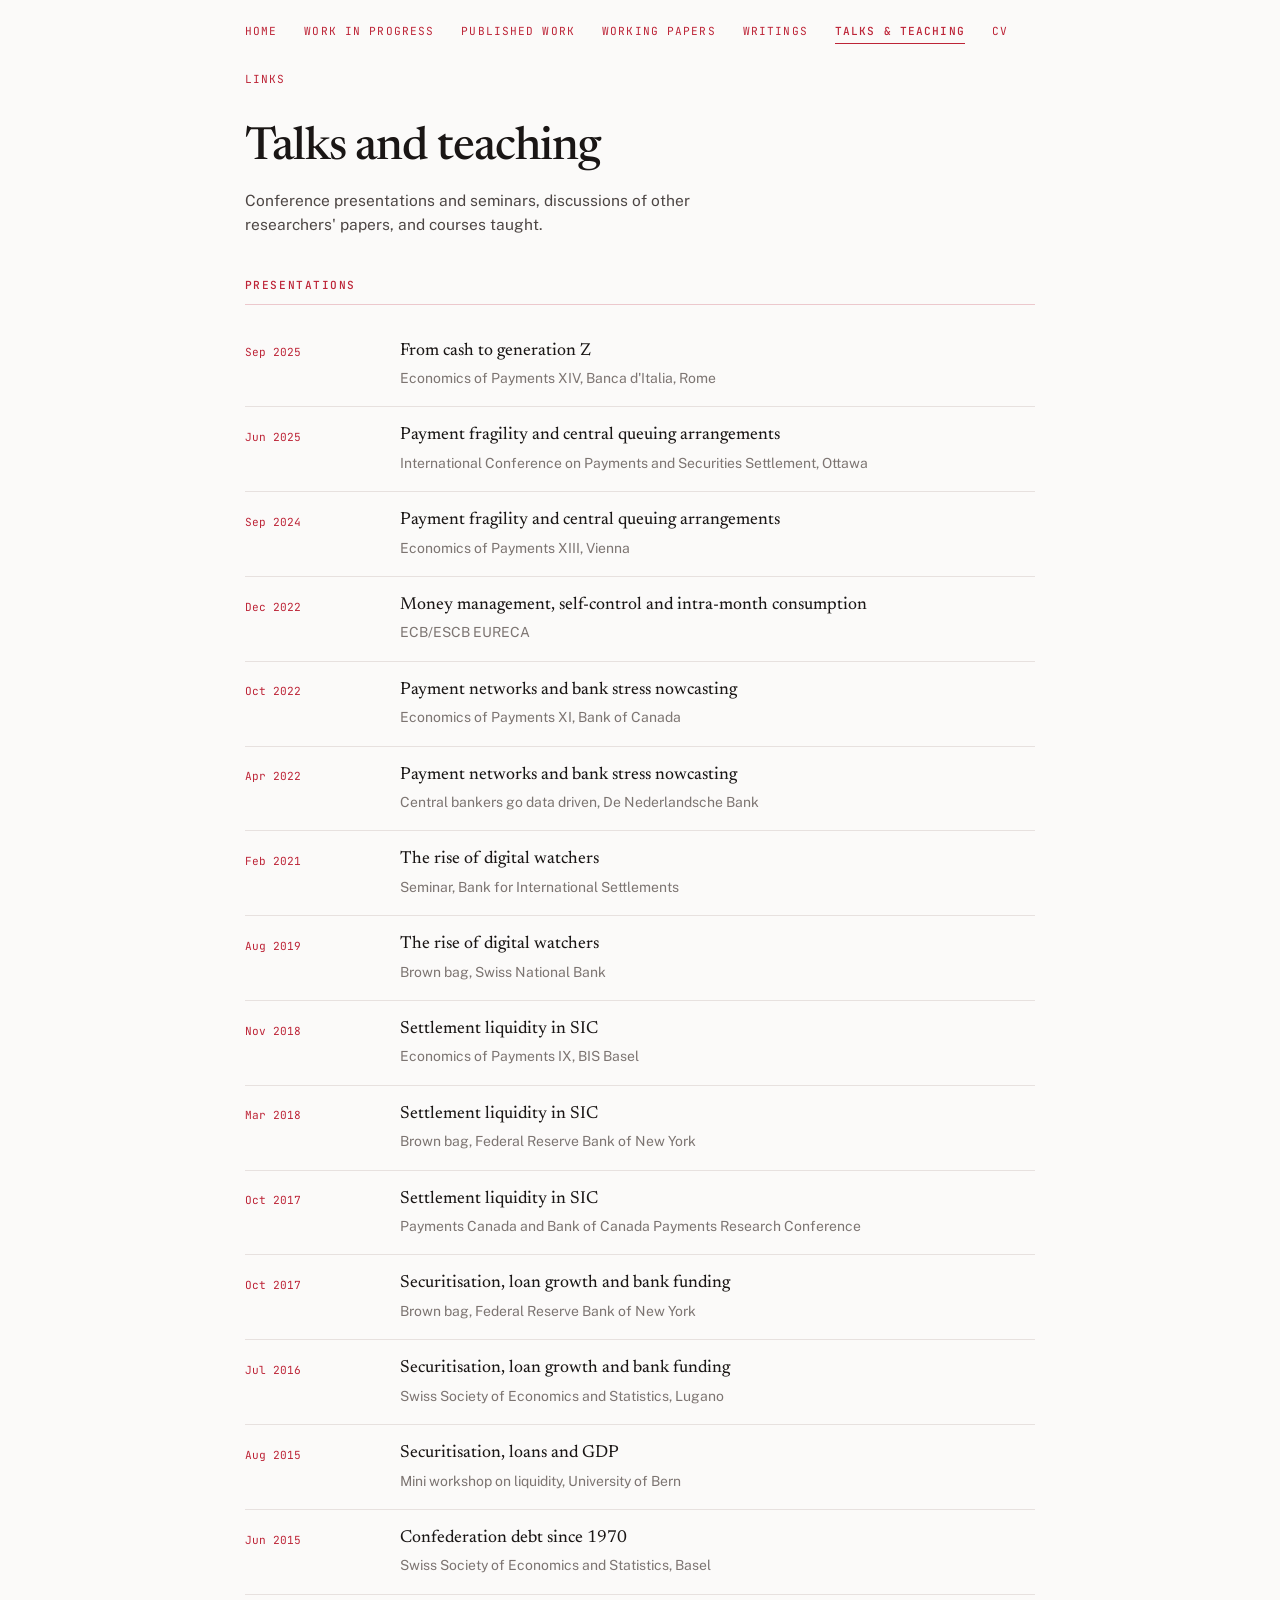
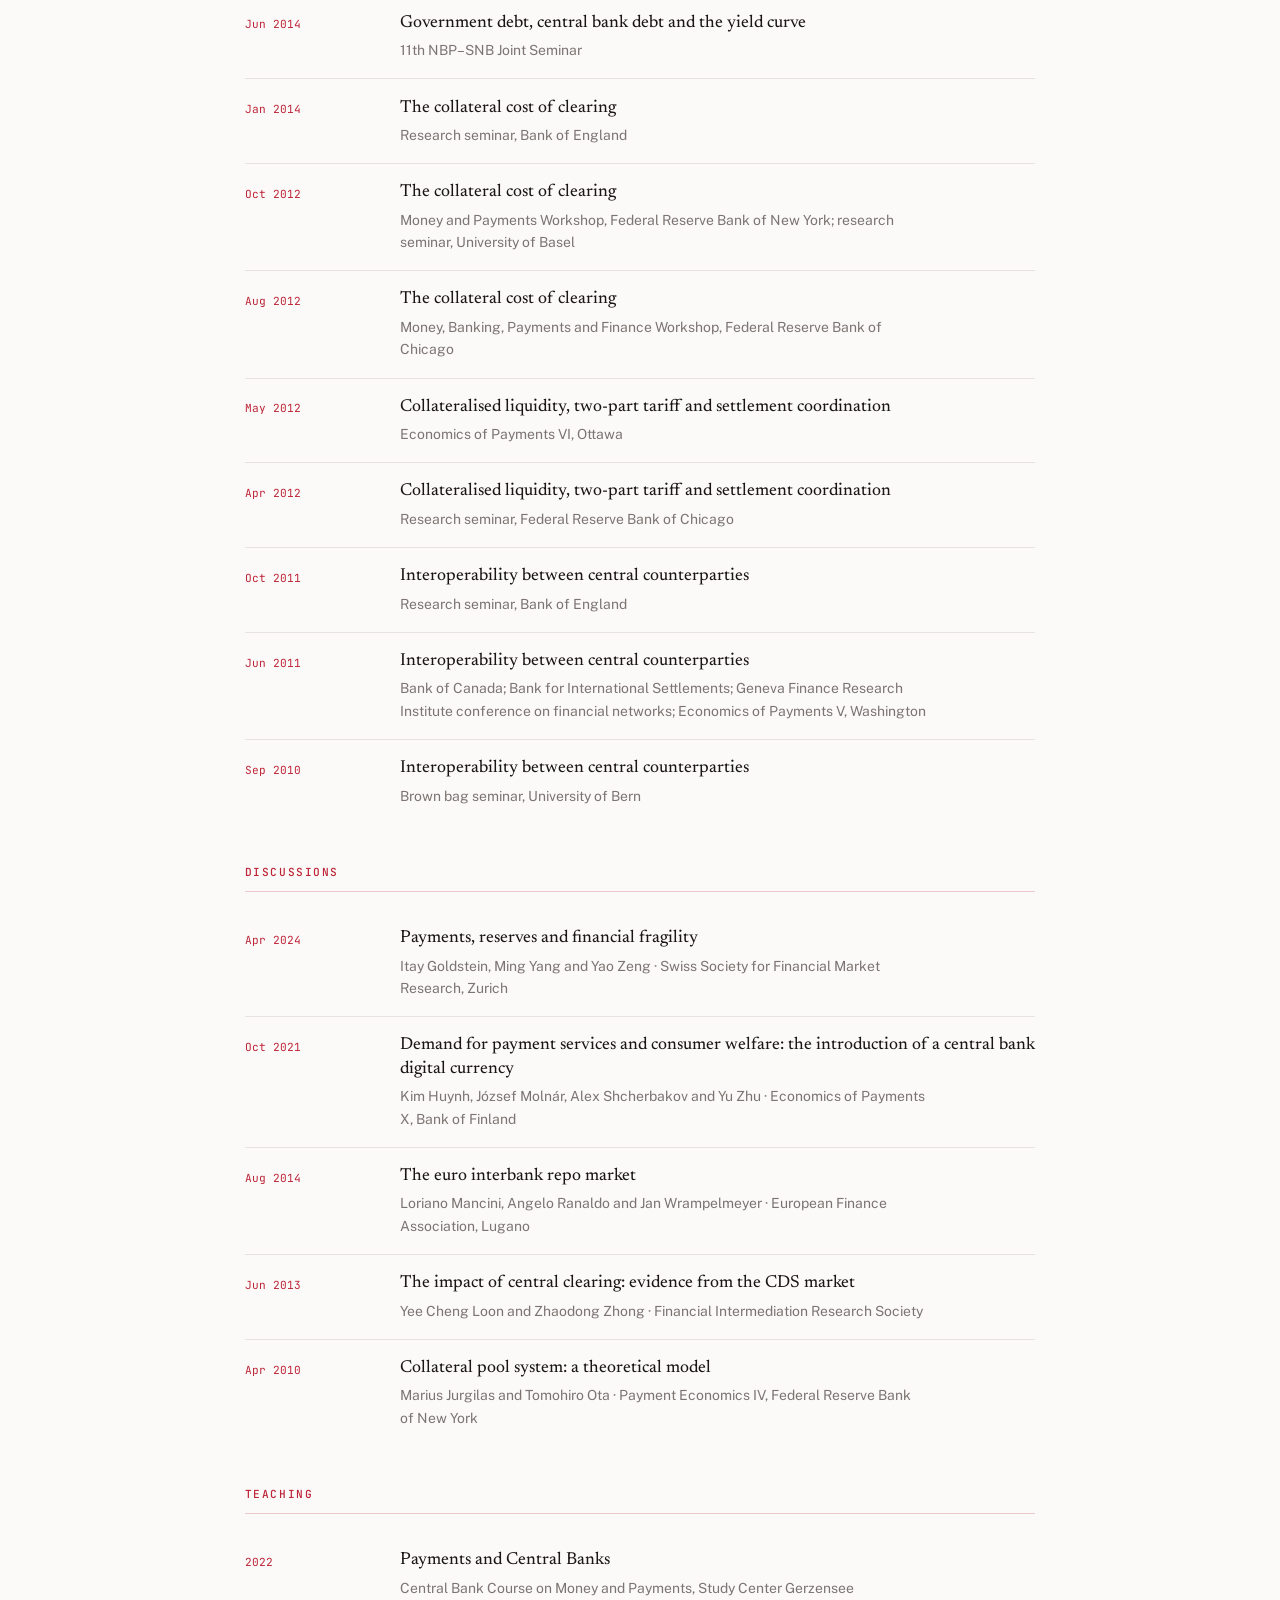
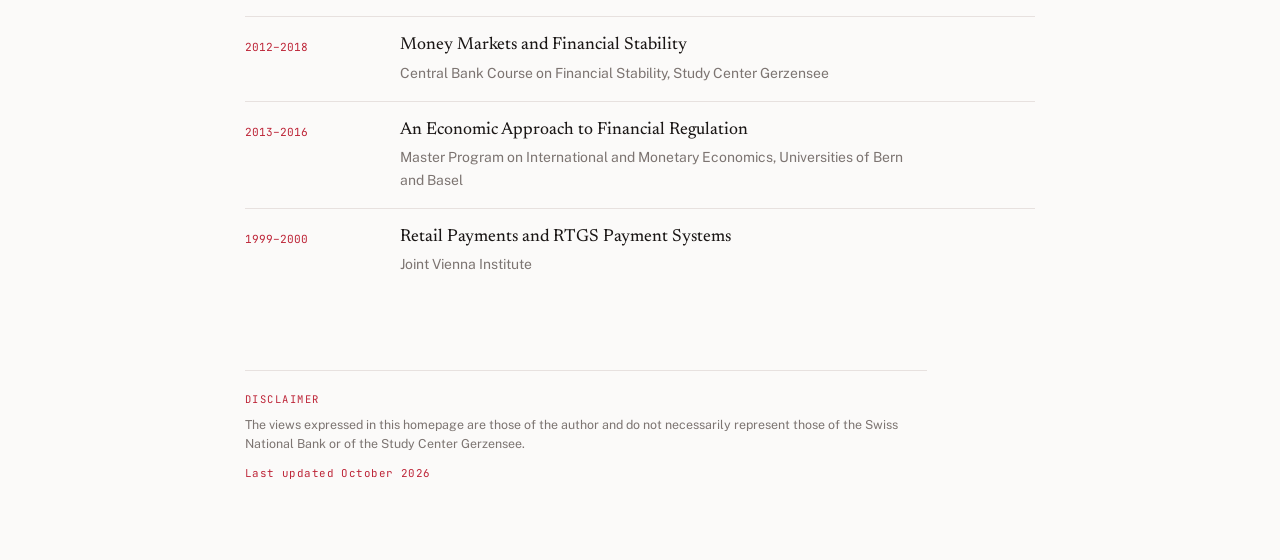
<file: talks.html>
<!doctype html>
<html lang="en">
<head>
<meta charset="utf-8">
<meta name="viewport" content="width=device-width, initial-scale=1">
<title>Talks and teaching &mdash; Thomas Nellen</title>
<meta name="description" content="Conference presentations, discussions of other researchers' papers, and courses taught.">
<meta property="og:type" content="profile">
<meta property="og:site_name" content="Thomas Nellen">
<meta property="og:title" content="Talks and teaching — Thomas Nellen">
<meta property="og:description" content="Conference presentations, discussions of other researchers' papers, and courses taught.">
<meta property="og:url" content="https://thomasnellen.github.io/talks.html">
<meta property="og:image" content="https://thomasnellen.github.io/assets/portrait.jpg">
<meta property="og:image:width" content="703">
<meta property="og:image:height" content="703">
<meta property="og:image:alt" content="Thomas Nellen">
<meta property="og:locale" content="en_GB">
<meta property="profile:first_name" content="Thomas">
<meta property="profile:last_name" content="Nellen">
<meta name="twitter:card" content="summary">
<meta name="twitter:title" content="Talks and teaching — Thomas Nellen">
<meta name="twitter:description" content="Conference presentations, discussions of other researchers' papers, and courses taught.">
<meta name="twitter:image" content="https://thomasnellen.github.io/assets/portrait.jpg">
<link rel="preconnect" href="https://fonts.googleapis.com">
<link rel="preconnect" href="https://fonts.gstatic.com" crossorigin>
<link rel="stylesheet" href="https://fonts.googleapis.com/css2?family=Newsreader:opsz,wght@6..72,400;6..72,500;6..72,600&family=Public+Sans:wght@400;500;600&family=JetBrains+Mono:wght@400;500&display=swap">
<link rel="icon" href="assets/favicon.svg" type="image/svg+xml">
<link rel="stylesheet" href="assets/site.css">
</head>
<body>
<div class="page">

  <nav class="nav">
    <a href="index.html">Home</a>
    <a href="work-in-progress.html">Work in progress</a>
    <a href="published.html">Published work</a>
    <a href="working-papers.html">Working papers</a>
    <a href="writings.html">Writings</a>
    <a href="talks.html" aria-current="page">Talks &amp; teaching</a>
    <a href="cv.html">CV</a>
    <a href="links.html">Links</a>
  </nav>

  <header class="masthead">
    <h1 class="name">Talks and teaching</h1>
    <p class="bio">Conference presentations and seminars, discussions of other
      researchers' papers, and courses taught.</p>
  </header>

  <section class="section">
    <h2 class="section-title">Presentations</h2>
    <article class="writing">
      <div class="writing-meta">Sep 2025</div>
      <div>
        <h3 class="writing-title">From cash to generation Z</h3>
        <p class="writing-note">Economics of Payments XIV, Banca d'Italia, Rome</p>
      </div>
    </article>

    <article class="writing">
      <div class="writing-meta">Jun 2025</div>
      <div>
        <h3 class="writing-title">Payment fragility and central queuing arrangements</h3>
        <p class="writing-note">International Conference on Payments and Securities Settlement, Ottawa</p>
      </div>
    </article>

    <article class="writing">
      <div class="writing-meta">Sep 2024</div>
      <div>
        <h3 class="writing-title">Payment fragility and central queuing arrangements</h3>
        <p class="writing-note">Economics of Payments XIII, Vienna</p>
      </div>
    </article>

    <article class="writing">
      <div class="writing-meta">Dec 2022</div>
      <div>
        <h3 class="writing-title">Money management, self-control and intra-month consumption</h3>
        <p class="writing-note">ECB/ESCB EURECA</p>
      </div>
    </article>

    <article class="writing">
      <div class="writing-meta">Oct 2022</div>
      <div>
        <h3 class="writing-title">Payment networks and bank stress nowcasting</h3>
        <p class="writing-note">Economics of Payments XI, Bank of Canada</p>
      </div>
    </article>

    <article class="writing">
      <div class="writing-meta">Apr 2022</div>
      <div>
        <h3 class="writing-title">Payment networks and bank stress nowcasting</h3>
        <p class="writing-note">Central bankers go data driven, De Nederlandsche Bank</p>
      </div>
    </article>

    <article class="writing">
      <div class="writing-meta">Feb 2021</div>
      <div>
        <h3 class="writing-title">The rise of digital watchers</h3>
        <p class="writing-note">Seminar, Bank for International Settlements</p>
      </div>
    </article>

    <article class="writing">
      <div class="writing-meta">Aug 2019</div>
      <div>
        <h3 class="writing-title">The rise of digital watchers</h3>
        <p class="writing-note">Brown bag, Swiss National Bank</p>
      </div>
    </article>

    <article class="writing">
      <div class="writing-meta">Nov 2018</div>
      <div>
        <h3 class="writing-title">Settlement liquidity in SIC</h3>
        <p class="writing-note">Economics of Payments IX, BIS Basel</p>
      </div>
    </article>

    <article class="writing">
      <div class="writing-meta">Mar 2018</div>
      <div>
        <h3 class="writing-title">Settlement liquidity in SIC</h3>
        <p class="writing-note">Brown bag, Federal Reserve Bank of New York</p>
      </div>
    </article>

    <article class="writing">
      <div class="writing-meta">Oct 2017</div>
      <div>
        <h3 class="writing-title">Settlement liquidity in SIC</h3>
        <p class="writing-note">Payments Canada and Bank of Canada Payments Research Conference</p>
      </div>
    </article>

    <article class="writing">
      <div class="writing-meta">Oct 2017</div>
      <div>
        <h3 class="writing-title">Securitisation, loan growth and bank funding</h3>
        <p class="writing-note">Brown bag, Federal Reserve Bank of New York</p>
      </div>
    </article>

    <article class="writing">
      <div class="writing-meta">Jul 2016</div>
      <div>
        <h3 class="writing-title">Securitisation, loan growth and bank funding</h3>
        <p class="writing-note">Swiss Society of Economics and Statistics, Lugano</p>
      </div>
    </article>

    <article class="writing">
      <div class="writing-meta">Aug 2015</div>
      <div>
        <h3 class="writing-title">Securitisation, loans and GDP</h3>
        <p class="writing-note">Mini workshop on liquidity, University of Bern</p>
      </div>
    </article>

    <article class="writing">
      <div class="writing-meta">Jun 2015</div>
      <div>
        <h3 class="writing-title">Confederation debt since 1970</h3>
        <p class="writing-note">Swiss Society of Economics and Statistics, Basel</p>
      </div>
    </article>

    <article class="writing">
      <div class="writing-meta">Jun 2014</div>
      <div>
        <h3 class="writing-title">Government debt, central bank debt and the yield curve</h3>
        <p class="writing-note">11th NBP&ndash;SNB Joint Seminar</p>
      </div>
    </article>

    <article class="writing">
      <div class="writing-meta">Jan 2014</div>
      <div>
        <h3 class="writing-title">The collateral cost of clearing</h3>
        <p class="writing-note">Research seminar, Bank of England</p>
      </div>
    </article>

    <article class="writing">
      <div class="writing-meta">Oct 2012</div>
      <div>
        <h3 class="writing-title">The collateral cost of clearing</h3>
        <p class="writing-note">Money and Payments Workshop, Federal Reserve Bank of New York; research seminar, University of Basel</p>
      </div>
    </article>

    <article class="writing">
      <div class="writing-meta">Aug 2012</div>
      <div>
        <h3 class="writing-title">The collateral cost of clearing</h3>
        <p class="writing-note">Money, Banking, Payments and Finance Workshop, Federal Reserve Bank of Chicago</p>
      </div>
    </article>

    <article class="writing">
      <div class="writing-meta">May 2012</div>
      <div>
        <h3 class="writing-title">Collateralised liquidity, two-part tariff and settlement coordination</h3>
        <p class="writing-note">Economics of Payments VI, Ottawa</p>
      </div>
    </article>

    <article class="writing">
      <div class="writing-meta">Apr 2012</div>
      <div>
        <h3 class="writing-title">Collateralised liquidity, two-part tariff and settlement coordination</h3>
        <p class="writing-note">Research seminar, Federal Reserve Bank of Chicago</p>
      </div>
    </article>

    <article class="writing">
      <div class="writing-meta">Oct 2011</div>
      <div>
        <h3 class="writing-title">Interoperability between central counterparties</h3>
        <p class="writing-note">Research seminar, Bank of England</p>
      </div>
    </article>

    <article class="writing">
      <div class="writing-meta">Jun 2011</div>
      <div>
        <h3 class="writing-title">Interoperability between central counterparties</h3>
        <p class="writing-note">Bank of Canada; Bank for International Settlements; Geneva Finance Research Institute conference on financial networks; Economics of Payments V, Washington</p>
      </div>
    </article>

    <article class="writing">
      <div class="writing-meta">Sep 2010</div>
      <div>
        <h3 class="writing-title">Interoperability between central counterparties</h3>
        <p class="writing-note">Brown bag seminar, University of Bern</p>
      </div>
    </article>
  </section>
  <section class="section">
    <h2 class="section-title">Discussions</h2>
    <article class="writing">
      <div class="writing-meta">Apr 2024</div>
      <div>
        <h3 class="writing-title">Payments, reserves and financial fragility</h3>
        <p class="writing-note">Itay Goldstein, Ming Yang and Yao Zeng &middot; Swiss Society for Financial Market Research, Zurich</p>
      </div>
    </article>

    <article class="writing">
      <div class="writing-meta">Oct 2021</div>
      <div>
        <h3 class="writing-title">Demand for payment services and consumer welfare: the introduction of a central bank digital currency</h3>
        <p class="writing-note">Kim Huynh, J&oacute;zsef Moln&aacute;r, Alex Shcherbakov and Yu Zhu &middot; Economics of Payments X, Bank of Finland</p>
      </div>
    </article>

    <article class="writing">
      <div class="writing-meta">Aug 2014</div>
      <div>
        <h3 class="writing-title">The euro interbank repo market</h3>
        <p class="writing-note">Loriano Mancini, Angelo Ranaldo and Jan Wrampelmeyer &middot; European Finance Association, Lugano</p>
      </div>
    </article>

    <article class="writing">
      <div class="writing-meta">Jun 2013</div>
      <div>
        <h3 class="writing-title">The impact of central clearing: evidence from the CDS market</h3>
        <p class="writing-note">Yee Cheng Loon and Zhaodong Zhong &middot; Financial Intermediation Research Society</p>
      </div>
    </article>

    <article class="writing">
      <div class="writing-meta">Apr 2010</div>
      <div>
        <h3 class="writing-title">Collateral pool system: a theoretical model</h3>
        <p class="writing-note">Marius Jurgilas and Tomohiro Ota &middot; Payment Economics IV, Federal Reserve Bank of New York</p>
      </div>
    </article>
  </section>
  <section class="section">
    <h2 class="section-title">Teaching</h2>
    <article class="writing">
      <div class="writing-meta">2022</div>
      <div>
        <h3 class="writing-title">Payments and Central Banks</h3>
        <p class="writing-note">Central Bank Course on Money and Payments, Study Center Gerzensee</p>
      </div>
    </article>

    <article class="writing">
      <div class="writing-meta">2012&ndash;2018</div>
      <div>
        <h3 class="writing-title">Money Markets and Financial Stability</h3>
        <p class="writing-note">Central Bank Course on Financial Stability, Study Center Gerzensee</p>
      </div>
    </article>

    <article class="writing">
      <div class="writing-meta">2013&ndash;2016</div>
      <div>
        <h3 class="writing-title">An Economic Approach to Financial Regulation</h3>
        <p class="writing-note">Master Program on International and Monetary Economics, Universities of Bern and Basel</p>
      </div>
    </article>

    <article class="writing">
      <div class="writing-meta">1999&ndash;2000</div>
      <div>
        <h3 class="writing-title">Retail Payments and RTGS Payment Systems</h3>
        <p class="writing-note">Joint Vienna Institute</p>
      </div>
    </article>
  </section>

  <footer class="foot">
    <p class="foot-label">Disclaimer</p>
    <p class="foot-text">The views expressed in this homepage are those of the author and do not necessarily represent those of the Swiss National Bank or of the Study Center Gerzensee.</p>
    <p class="foot-updated">Last updated October 2026</p>
  </footer>

</div>
</body>
</html>
</file>
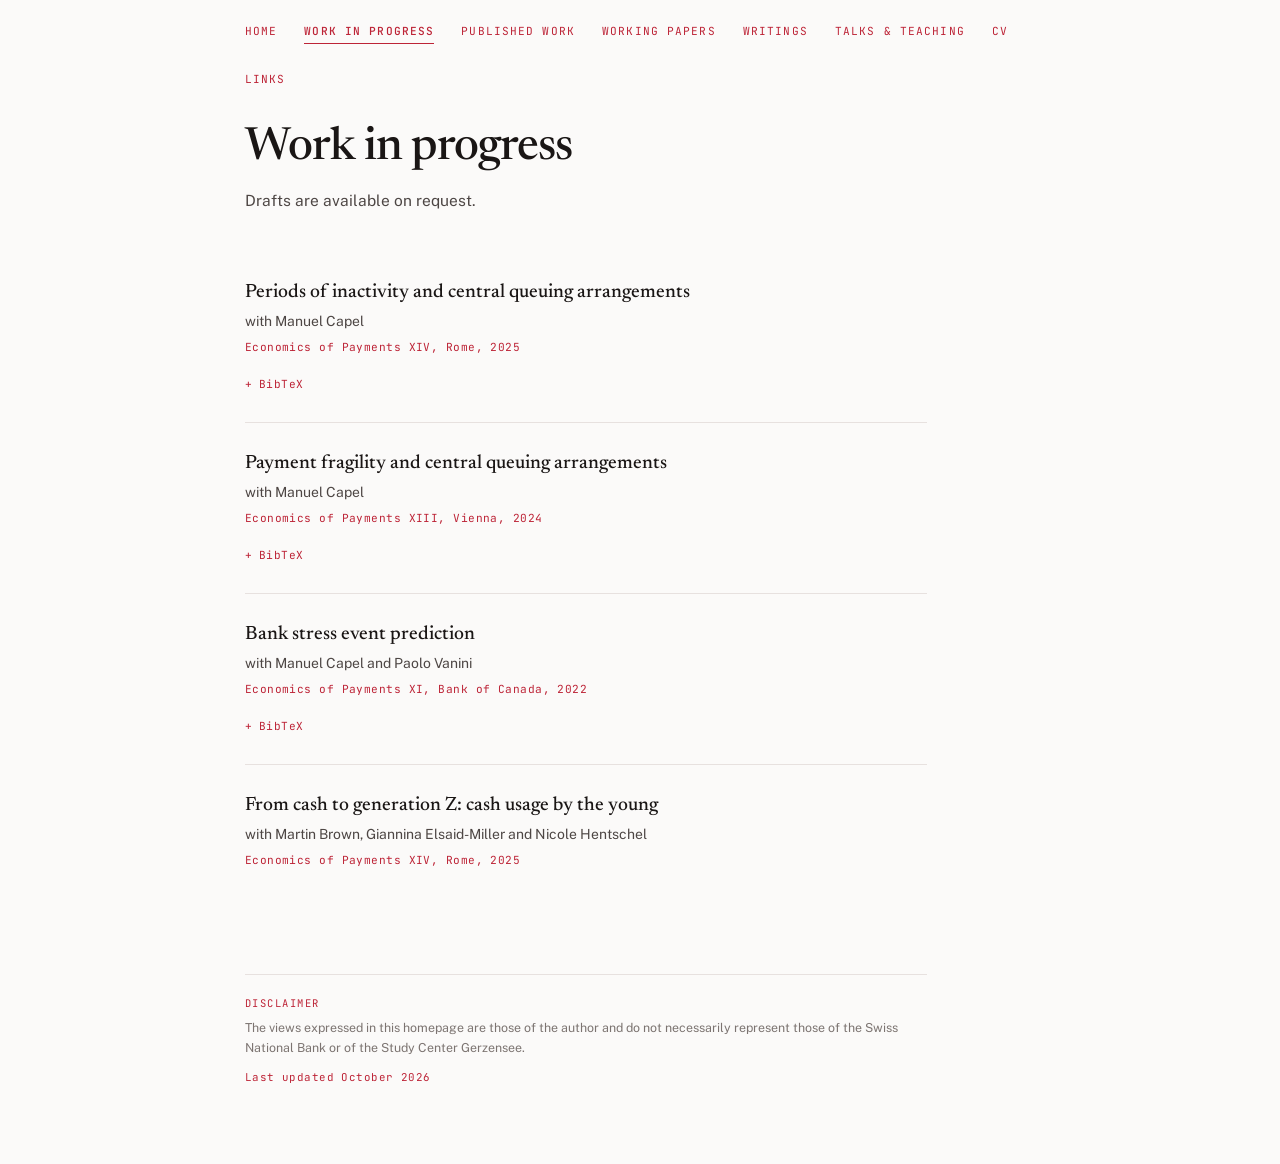
<file: work-in-progress.html>
<!doctype html>
<html lang="en">
<head>
<meta charset="utf-8">
<meta name="viewport" content="width=device-width, initial-scale=1">
<title>Work in progress &mdash; Thomas Nellen</title>
<meta name="description" content="Research projects in progress.">
<meta property="og:type" content="profile">
<meta property="og:site_name" content="Thomas Nellen">
<meta property="og:title" content="Work in progress — Thomas Nellen">
<meta property="og:description" content="Research projects in progress.">
<meta property="og:url" content="https://thomasnellen.github.io/work-in-progress.html">
<meta property="og:image" content="https://thomasnellen.github.io/assets/portrait.jpg">
<meta property="og:image:width" content="703">
<meta property="og:image:height" content="703">
<meta property="og:image:alt" content="Thomas Nellen">
<meta property="og:locale" content="en_GB">
<meta property="profile:first_name" content="Thomas">
<meta property="profile:last_name" content="Nellen">
<meta name="twitter:card" content="summary">
<meta name="twitter:title" content="Work in progress — Thomas Nellen">
<meta name="twitter:description" content="Research projects in progress.">
<meta name="twitter:image" content="https://thomasnellen.github.io/assets/portrait.jpg">
<link rel="preconnect" href="https://fonts.googleapis.com">
<link rel="preconnect" href="https://fonts.gstatic.com" crossorigin>
<link rel="stylesheet" href="https://fonts.googleapis.com/css2?family=Newsreader:opsz,wght@6..72,400;6..72,500;6..72,600&family=Public+Sans:wght@400;500;600&family=JetBrains+Mono:wght@400;500&display=swap">
<link rel="icon" href="assets/favicon.svg" type="image/svg+xml">
<link rel="stylesheet" href="assets/site.css">
</head>
<body>
<div class="page">

  <nav class="nav">
    <a href="index.html">Home</a>
    <a href="work-in-progress.html" aria-current="page">Work in progress</a>
    <a href="published.html">Published work</a>
    <a href="working-papers.html">Working papers</a>
    <a href="writings.html">Writings</a>
    <a href="talks.html">Talks &amp; teaching</a>
    <a href="cv.html">CV</a>
    <a href="links.html">Links</a>
  </nav>

  <header class="masthead">
    <h1 class="name">Work in progress</h1>
    <p class="bio">Drafts are available on request.</p>
  </header>

  <div class="section">

    <section class="paper-group">
      <div class="papers">
      <article class="paper">
        <h3 class="paper-title">Periods of inactivity and central queuing arrangements</h3>
        <p class="paper-authors">with Manuel Capel</p>
        <p class="paper-venue">Economics of Payments XIV, Rome, 2025</p>
        <details class="cite">
          <summary>BibTeX</summary>
          <div class="cite-body">
<pre class="bibtex">@unpublished{capel_nellen_inactivity,
  author = {Capel, Manuel and Nellen, Thomas},
  title  = {Periods of inactivity and central queuing arrangements},
  note   = {Manuscript},
  year   = {2025}
}</pre>
            <button type="button" class="copy">copy</button>
          </div>
        </details>
      </article>
      <article class="paper">
        <h3 class="paper-title">Payment fragility and central queuing arrangements</h3>
        <p class="paper-authors">with Manuel Capel</p>
        <p class="paper-venue">Economics of Payments XIII, Vienna, 2024</p>
        <details class="cite">
          <summary>BibTeX</summary>
          <div class="cite-body">
<pre class="bibtex">@unpublished{capel_nellen_fragility,
  author = {Capel, Manuel and Nellen, Thomas},
  title  = {Payment fragility and central queuing arrangements},
  note   = {Manuscript},
  year   = {2024}
}</pre>
            <button type="button" class="copy">copy</button>
          </div>
        </details>
      </article>
      <article class="paper">
        <h3 class="paper-title">Bank stress event prediction</h3>
        <p class="paper-authors">with Manuel Capel and Paolo Vanini</p>
        <p class="paper-venue">Economics of Payments XI, Bank of Canada, 2022</p>
        <details class="cite">
          <summary>BibTeX</summary>
          <div class="cite-body">
<pre class="bibtex">@unpublished{capel_nellen_vanini_stress,
  author = {Capel, Manuel and Nellen, Thomas and Vanini, Paolo},
  title  = {Bank stress event prediction},
  note   = {Manuscript},
  year   = {2022}
}</pre>
            <button type="button" class="copy">copy</button>
          </div>
        </details>
      </article>
      <article class="paper">
        <h3 class="paper-title">From cash to generation Z: cash usage by the young</h3>
        <p class="paper-authors">with Martin Brown, Giannina Elsaid-Miller and Nicole Hentschel</p>
        <p class="paper-venue">Economics of Payments XIV, Rome, 2025</p>
      </article>
      </div>
    </section>

  </div>

  <footer class="foot">
    <p class="foot-label">Disclaimer</p>
    <p class="foot-text">The views expressed in this homepage are those of the author and do not necessarily represent those of the Swiss National Bank or of the Study Center Gerzensee.</p>
    <p class="foot-updated">Last updated October 2026</p>
  </footer>

</div>
<script src="assets/site.js"></script>
</body>
</html>
</file>
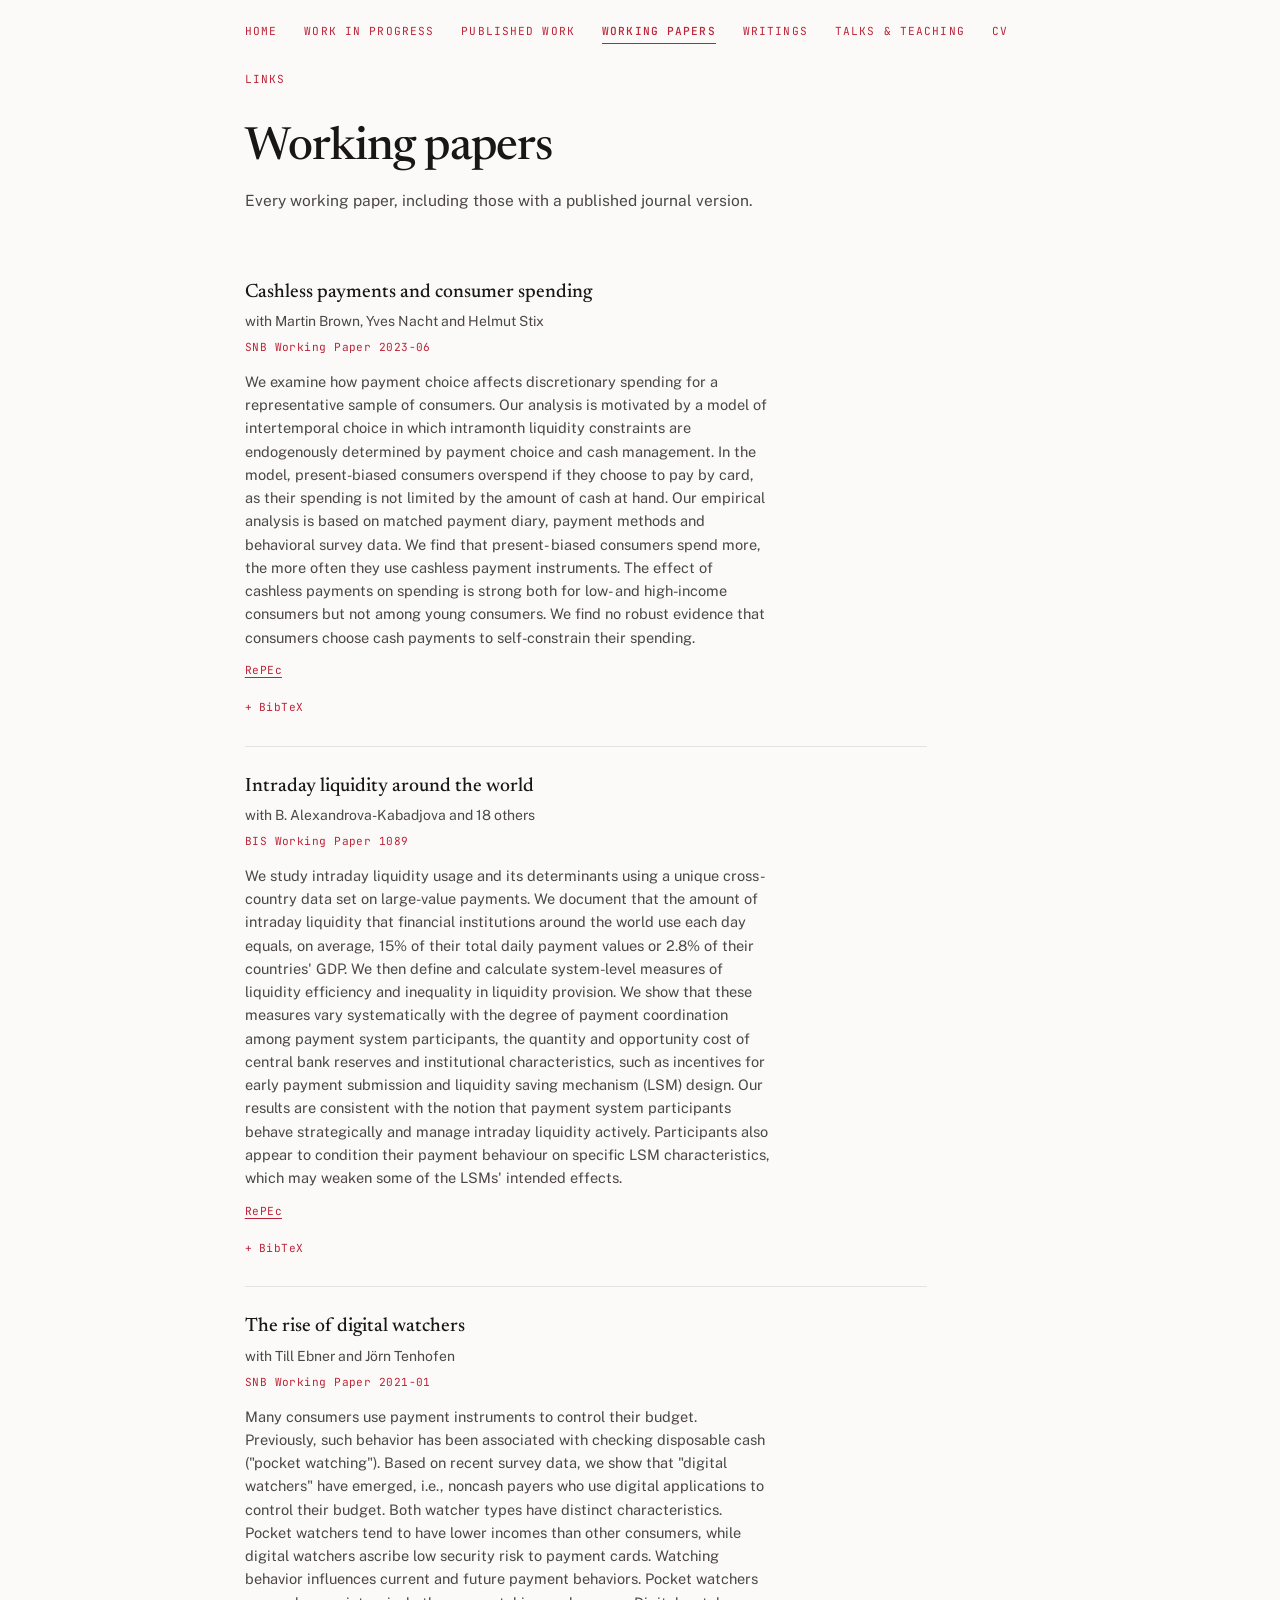
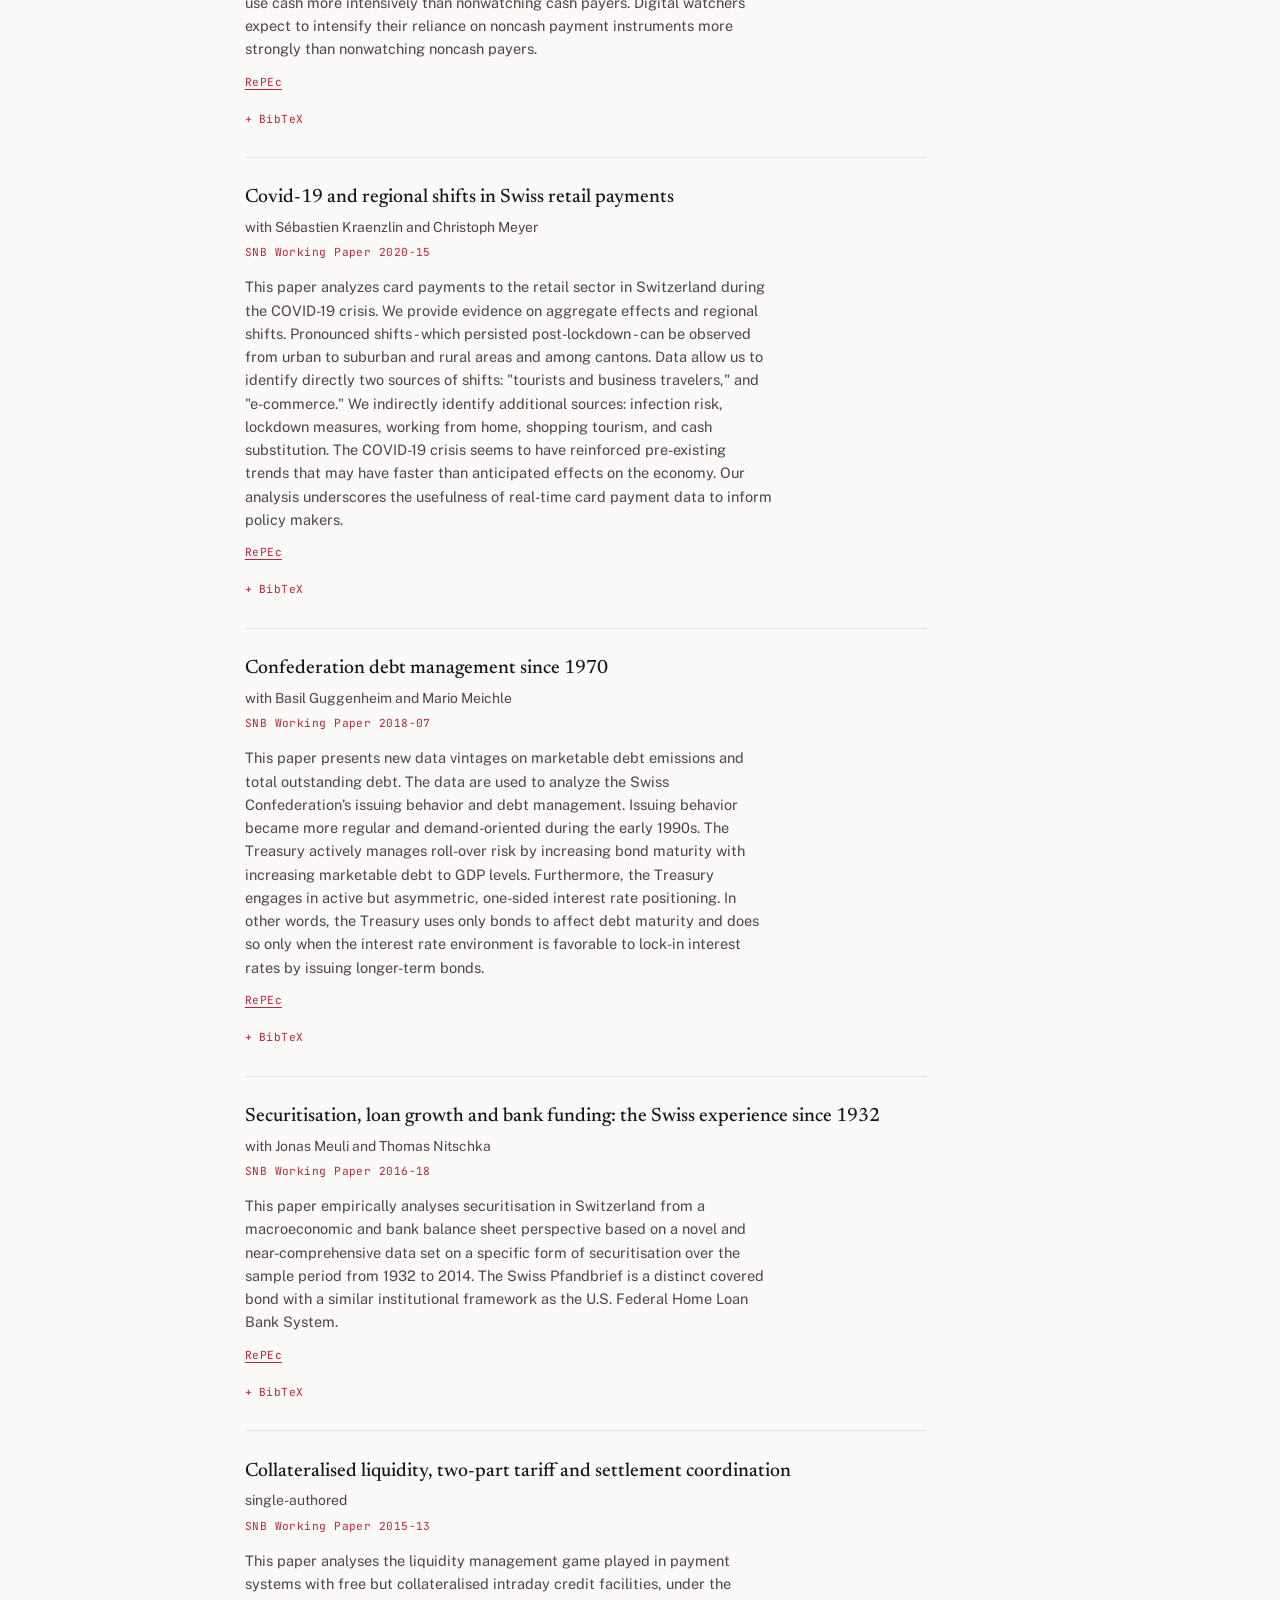
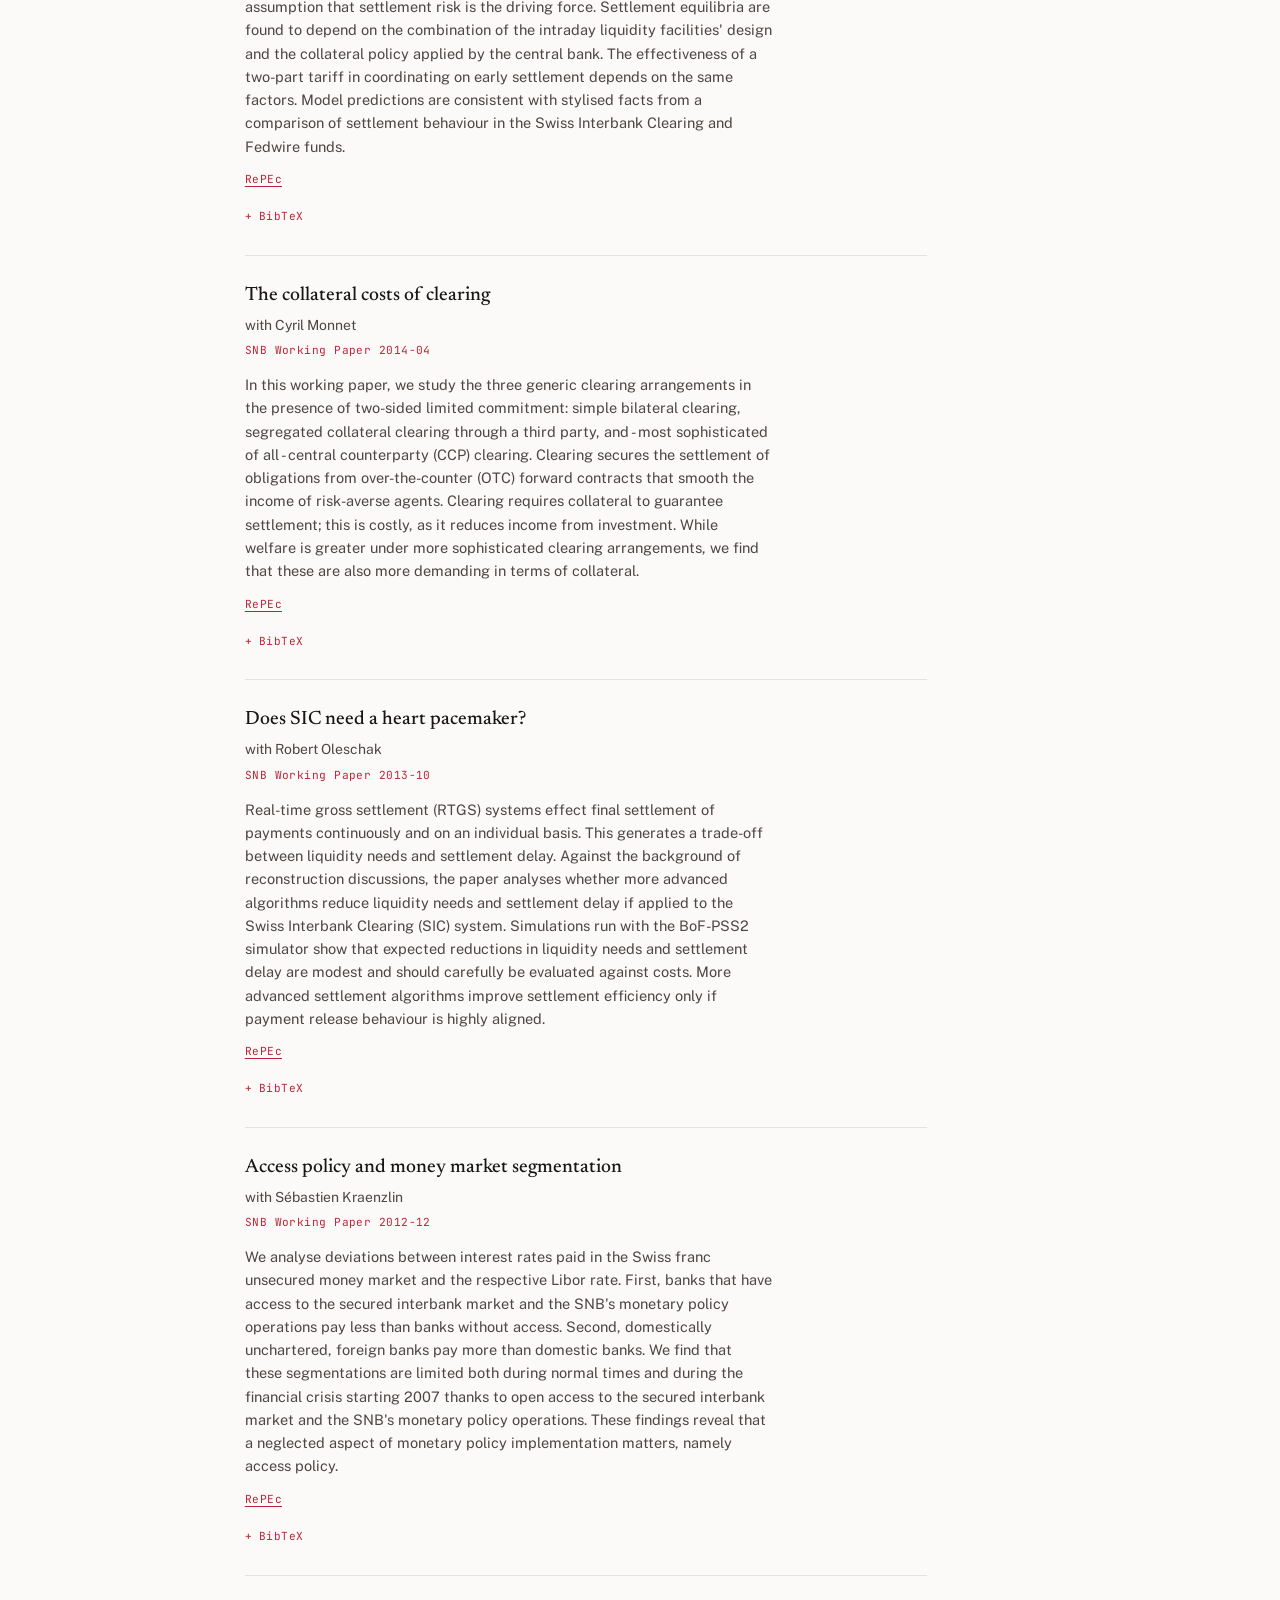
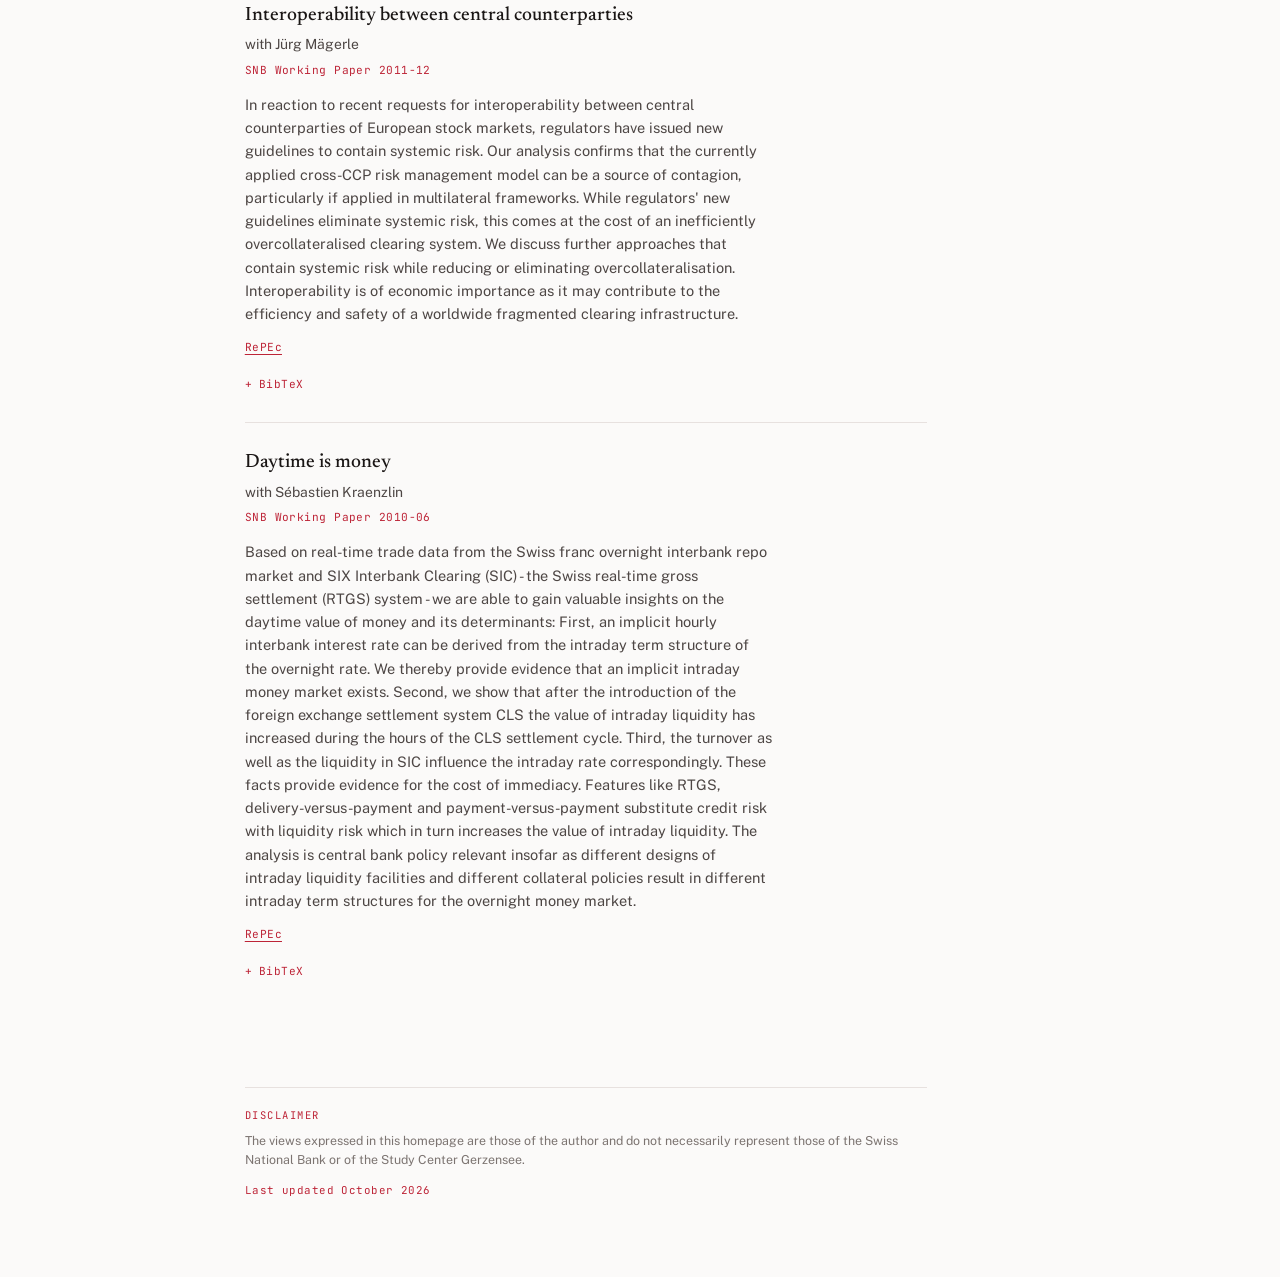
<file: working-papers.html>
<!doctype html>
<html lang="en">
<head>
<meta charset="utf-8">
<meta name="viewport" content="width=device-width, initial-scale=1">
<title>Working papers &mdash; Thomas Nellen</title>
<meta name="description" content="Swiss National Bank and BIS working papers.">
<meta property="og:type" content="profile">
<meta property="og:site_name" content="Thomas Nellen">
<meta property="og:title" content="Working papers — Thomas Nellen">
<meta property="og:description" content="Swiss National Bank and BIS working papers.">
<meta property="og:url" content="https://thomasnellen.github.io/working-papers.html">
<meta property="og:image" content="https://thomasnellen.github.io/assets/portrait.jpg">
<meta property="og:image:width" content="703">
<meta property="og:image:height" content="703">
<meta property="og:image:alt" content="Thomas Nellen">
<meta property="og:locale" content="en_GB">
<meta property="profile:first_name" content="Thomas">
<meta property="profile:last_name" content="Nellen">
<meta name="twitter:card" content="summary">
<meta name="twitter:title" content="Working papers — Thomas Nellen">
<meta name="twitter:description" content="Swiss National Bank and BIS working papers.">
<meta name="twitter:image" content="https://thomasnellen.github.io/assets/portrait.jpg">
<link rel="preconnect" href="https://fonts.googleapis.com">
<link rel="preconnect" href="https://fonts.gstatic.com" crossorigin>
<link rel="stylesheet" href="https://fonts.googleapis.com/css2?family=Newsreader:opsz,wght@6..72,400;6..72,500;6..72,600&family=Public+Sans:wght@400;500;600&family=JetBrains+Mono:wght@400;500&display=swap">
<link rel="icon" href="assets/favicon.svg" type="image/svg+xml">
<link rel="stylesheet" href="assets/site.css">
</head>
<body>
<div class="page">

  <nav class="nav">
    <a href="index.html">Home</a>
    <a href="work-in-progress.html">Work in progress</a>
    <a href="published.html">Published work</a>
    <a href="working-papers.html" aria-current="page">Working papers</a>
    <a href="writings.html">Writings</a>
    <a href="talks.html">Talks &amp; teaching</a>
    <a href="cv.html">CV</a>
    <a href="links.html">Links</a>
  </nav>

  <header class="masthead">
    <h1 class="name">Working papers</h1>
    <p class="bio">Every working paper, including those with a published journal version.</p>
  </header>

  <div class="section">

    <section class="paper-group">
      <div class="papers">
      <article class="paper">
        <h3 class="paper-title">Cashless payments and consumer spending</h3>
        <p class="paper-authors">with Martin Brown, Yves Nacht and Helmut Stix</p>
        <p class="paper-venue">SNB Working Paper 2023-06</p>
        <p class="paper-abstract">
          We examine how payment choice affects discretionary spending for a representative sample of
          consumers. Our analysis is motivated by a model of intertemporal choice in which intramonth
          liquidity constraints are endogenously determined by payment choice and cash management. In
          the model, present-biased consumers overspend if they choose to pay by card, as their
          spending is not limited by the amount of cash at hand. Our empirical analysis is based on
          matched payment diary, payment methods and behavioral survey data. We find that present-
          biased consumers spend more, the more often they use cashless payment instruments. The
          effect of cashless payments on spending is strong both for low- and high-income consumers
          but not among young consumers. We find no robust evidence that consumers choose cash
          payments to self-constrain their spending.
        </p>
        <p class="paper-links"><a href="https://ideas.repec.org/p/snb/snbwpa/2023-06.html">RePEc</a></p>
        <details class="cite">
          <summary>BibTeX</summary>
          <div class="cite-body">
<pre class="bibtex">@techreport{brown_nacht_nellen_stix2023,
  author      = {Brown, Martin and Nacht, Yves and Nellen, Thomas and Stix, Helmut},
  title       = {Cashless payments and consumer spending},
  institution = {Swiss National Bank},
  type        = {Working Paper},
  number      = {2023-06},
  year        = {2023}
}</pre>
            <button type="button" class="copy">copy</button>
          </div>
        </details>
      </article>
      <article class="paper">
        <h3 class="paper-title">Intraday liquidity around the world</h3>
        <p class="paper-authors">with B. Alexandrova-Kabadjova and 18 others</p>
        <p class="paper-venue">BIS Working Paper 1089</p>
        <p class="paper-abstract">
          We study intraday liquidity usage and its determinants using a unique cross-country data set
          on large-value payments. We document that the amount of intraday liquidity that financial
          institutions around the world use each day equals, on average, 15% of their total daily
          payment values or 2.8% of their countries' GDP. We then define and calculate system-level
          measures of liquidity efficiency and inequality in liquidity provision. We show that these
          measures vary systematically with the degree of payment coordination among payment system
          participants, the quantity and opportunity cost of central bank reserves and institutional
          characteristics, such as incentives for early payment submission and liquidity saving
          mechanism (LSM) design. Our results are consistent with the notion that payment system
          participants behave strategically and manage intraday liquidity actively. Participants also
          appear to condition their payment behaviour on specific LSM characteristics, which may
          weaken some of the LSMs' intended effects.
        </p>
        <p class="paper-links"><a href="https://ideas.repec.org/p/bis/biswps/1089.html">RePEc</a></p>
        <details class="cite">
          <summary>BibTeX</summary>
          <div class="cite-body">
<pre class="bibtex">@techreport{alexandrova2023,
  author      = {Alexandrova-Kabadjova, Biliana and others},
  title       = {Intraday liquidity around the world},
  institution = {Bank for International Settlements},
  type        = {Working Paper},
  number      = {1089},
  year        = {2023}
}</pre>
            <button type="button" class="copy">copy</button>
          </div>
        </details>
      </article>
      <article class="paper">
        <h3 class="paper-title">The rise of digital watchers</h3>
        <p class="paper-authors">with Till Ebner and J&ouml;rn Tenhofen</p>
        <p class="paper-venue">SNB Working Paper 2021-01</p>
        <p class="paper-abstract">
          Many consumers use payment instruments to control their budget. Previously, such behavior
          has been associated with checking disposable cash ("pocket watching"). Based on recent
          survey data, we show that "digital watchers" have emerged, i.e., noncash payers who use
          digital applications to control their budget. Both watcher types have distinct
          characteristics. Pocket watchers tend to have lower incomes than other consumers, while
          digital watchers ascribe low security risk to payment cards. Watching behavior influences
          current and future payment behaviors. Pocket watchers use cash more intensively than
          nonwatching cash payers. Digital watchers expect to intensify their reliance on noncash
          payment instruments more strongly than nonwatching noncash payers.
        </p>
        <p class="paper-links"><a href="https://ideas.repec.org/p/snb/snbwpa/2021-01.html">RePEc</a></p>
        <details class="cite">
          <summary>BibTeX</summary>
          <div class="cite-body">
<pre class="bibtex">@techreport{ebner_nellen_tenhofen2021,
  author      = {Ebner, Till and Nellen, Thomas and Tenhofen, J{\"o}rn},
  title       = {The rise of digital watchers},
  institution = {Swiss National Bank},
  type        = {Working Paper},
  number      = {2021-01},
  year        = {2021}
}</pre>
            <button type="button" class="copy">copy</button>
          </div>
        </details>
      </article>
      <article class="paper">
        <h3 class="paper-title">Covid-19 and regional shifts in Swiss retail payments</h3>
        <p class="paper-authors">with S&eacute;bastien Kraenzlin and Christoph Meyer</p>
        <p class="paper-venue">SNB Working Paper 2020-15</p>
        <p class="paper-abstract">
          This paper analyzes card payments to the retail sector in Switzerland during the COVID-19
          crisis. We provide evidence on aggregate effects and regional shifts. Pronounced shifts -
          which persisted post-lockdown - can be observed from urban to suburban and rural areas and
          among cantons. Data allow us to identify directly two sources of shifts: "tourists and
          business travelers," and "e-commerce." We indirectly identify additional sources: infection
          risk, lockdown measures, working from home, shopping tourism, and cash substitution. The
          COVID-19 crisis seems to have reinforced pre-existing trends that may have faster than
          anticipated effects on the economy. Our analysis underscores the usefulness of real-time
          card payment data to inform policy makers.
        </p>
        <p class="paper-links"><a href="https://ideas.repec.org/p/snb/snbwpa/2020-15.html">RePEc</a></p>
        <details class="cite">
          <summary>BibTeX</summary>
          <div class="cite-body">
<pre class="bibtex">@techreport{kraenzlin_meyer_nellen2020wp,
  author      = {Kraenzlin, S{\'e}bastien and Meyer, Christoph and Nellen, Thomas},
  title       = {Covid-19 and regional shifts in {S}wiss retail payments},
  institution = {Swiss National Bank},
  type        = {Working Paper},
  number      = {2020-15},
  year        = {2020}
}</pre>
            <button type="button" class="copy">copy</button>
          </div>
        </details>
      </article>
      <article class="paper">
        <h3 class="paper-title">Confederation debt management since 1970</h3>
        <p class="paper-authors">with Basil Guggenheim and Mario Meichle</p>
        <p class="paper-venue">SNB Working Paper 2018-07</p>
        <p class="paper-abstract">
          This paper presents new data vintages on marketable debt emissions and total outstanding
          debt. The data are used to analyze the Swiss Confederation’s issuing behavior and debt
          management. Issuing behavior became more regular and demand-oriented during the early 1990s.
          The Treasury actively manages roll-over risk by increasing bond maturity with increasing
          marketable debt to GDP levels. Furthermore, the Treasury engages in active but asymmetric,
          one-sided interest rate positioning. In other words, the Treasury uses only bonds to affect
          debt maturity and does so only when the interest rate environment is favorable to lock-in
          interest rates by issuing longer-term bonds.
        </p>
        <p class="paper-links"><a href="https://ideas.repec.org/p/snb/snbwpa/2018-07.html">RePEc</a></p>
        <details class="cite">
          <summary>BibTeX</summary>
          <div class="cite-body">
<pre class="bibtex">@techreport{guggenheim_meichle_nellen2018wp,
  author      = {Guggenheim, Basil and Meichle, Mario and Nellen, Thomas},
  title       = {Confederation debt management since 1970},
  institution = {Swiss National Bank},
  type        = {Working Paper},
  number      = {2018-07},
  year        = {2018}
}</pre>
            <button type="button" class="copy">copy</button>
          </div>
        </details>
      </article>
      <article class="paper">
        <h3 class="paper-title">Securitisation, loan growth and bank funding: the Swiss experience since 1932</h3>
        <p class="paper-authors">with Jonas Meuli and Thomas Nitschka</p>
        <p class="paper-venue">SNB Working Paper 2016-18</p>
        <p class="paper-abstract">
          This paper empirically analyses securitisation in Switzerland from a macroeconomic and bank
          balance sheet perspective based on a novel and near-comprehensive data set on a specific
          form of securitisation over the sample period from 1932 to 2014. The Swiss Pfandbrief is a
          distinct covered bond with a similar institutional framework as the U.S. Federal Home Loan
          Bank System.
        </p>
        <p class="paper-links"><a href="https://ideas.repec.org/p/snb/snbwpa/2016-18.html">RePEc</a></p>
        <details class="cite">
          <summary>BibTeX</summary>
          <div class="cite-body">
<pre class="bibtex">@techreport{meuli_nellen_nitschka2016wp,
  author      = {Meuli, Jonas and Nellen, Thomas and Nitschka, Thomas},
  title       = {Securitisation, loan growth and bank funding: the {S}wiss experience since 1932},
  institution = {Swiss National Bank},
  type        = {Working Paper},
  number      = {2016-18},
  year        = {2016}
}</pre>
            <button type="button" class="copy">copy</button>
          </div>
        </details>
      </article>
      <article class="paper">
        <h3 class="paper-title">Collateralised liquidity, two-part tariff and settlement coordination</h3>
        <p class="paper-authors">single-authored</p>
        <p class="paper-venue">SNB Working Paper 2015-13</p>
        <p class="paper-abstract">
          This paper analyses the liquidity management game played in payment systems with free but
          collateralised intraday credit facilities, under the assumption that settlement risk is the
          driving force. Settlement equilibria are found to depend on the combination of the intraday
          liquidity facilities' design and the collateral policy applied by the central bank. The
          effectiveness of a two-part tariff in coordinating on early settlement depends on the same
          factors. Model predictions are consistent with stylised facts from a comparison of
          settlement behaviour in the Swiss Interbank Clearing and Fedwire funds.
        </p>
        <p class="paper-links"><a href="https://ideas.repec.org/p/snb/snbwpa/2015-13.html">RePEc</a></p>
        <details class="cite">
          <summary>BibTeX</summary>
          <div class="cite-body">
<pre class="bibtex">@techreport{nellen2015wp,
  author      = {Nellen, Thomas},
  title       = {Collateralised liquidity, two-part tariff and settlement coordination},
  institution = {Swiss National Bank},
  type        = {Working Paper},
  number      = {2015-13},
  year        = {2015}
}</pre>
            <button type="button" class="copy">copy</button>
          </div>
        </details>
      </article>
      <article class="paper">
        <h3 class="paper-title">The collateral costs of clearing</h3>
        <p class="paper-authors">with Cyril Monnet</p>
        <p class="paper-venue">SNB Working Paper 2014-04</p>
        <p class="paper-abstract">
          In this working paper, we study the three generic clearing arrangements in the presence of
          two-sided limited commitment: simple bilateral clearing, segregated collateral clearing
          through a third party, and - most sophisticated of all - central counterparty (CCP)
          clearing. Clearing secures the settlement of obligations from over-the-counter (OTC) forward
          contracts that smooth the income of risk-averse agents. Clearing requires collateral to
          guarantee settlement; this is costly, as it reduces income from investment. While welfare is
          greater under more sophisticated clearing arrangements, we find that these are also more
          demanding in terms of collateral.
        </p>
        <p class="paper-links"><a href="https://ideas.repec.org/p/snb/snbwpa/2014-04.html">RePEc</a></p>
        <details class="cite">
          <summary>BibTeX</summary>
          <div class="cite-body">
<pre class="bibtex">@techreport{monnet_nellen2014wp,
  author      = {Monnet, Cyril and Nellen, Thomas},
  title       = {The collateral costs of clearing},
  institution = {Swiss National Bank},
  type        = {Working Paper},
  number      = {2014-04},
  year        = {2014}
}</pre>
            <button type="button" class="copy">copy</button>
          </div>
        </details>
      </article>
      <article class="paper">
        <h3 class="paper-title">Does SIC need a heart pacemaker?</h3>
        <p class="paper-authors">with Robert Oleschak</p>
        <p class="paper-venue">SNB Working Paper 2013-10</p>
        <p class="paper-abstract">
          Real-time gross settlement (RTGS) systems effect final settlement of payments continuously
          and on an individual basis. This generates a trade-off between liquidity needs and
          settlement delay. Against the background of reconstruction discussions, the paper analyses
          whether more advanced algorithms reduce liquidity needs and settlement delay if applied to
          the Swiss Interbank Clearing (SIC) system. Simulations run with the BoF-PSS2 simulator show
          that expected reductions in liquidity needs and settlement delay are modest and should
          carefully be evaluated against costs. More advanced settlement algorithms improve settlement
          efficiency only if payment release behaviour is highly aligned.
        </p>
        <p class="paper-links"><a href="https://ideas.repec.org/p/snb/snbwpa/2013-10.html">RePEc</a></p>
        <details class="cite">
          <summary>BibTeX</summary>
          <div class="cite-body">
<pre class="bibtex">@techreport{oleschak_nellen2013wp,
  author      = {Oleschak, Robert and Nellen, Thomas},
  title       = {Does {SIC} need a heart pacemaker?},
  institution = {Swiss National Bank},
  type        = {Working Paper},
  number      = {2013-10},
  year        = {2013}
}</pre>
            <button type="button" class="copy">copy</button>
          </div>
        </details>
      </article>
      <article class="paper">
        <h3 class="paper-title">Access policy and money market segmentation</h3>
        <p class="paper-authors">with S&eacute;bastien Kraenzlin</p>
        <p class="paper-venue">SNB Working Paper 2012-12</p>
        <p class="paper-abstract">
          We analyse deviations between interest rates paid in the Swiss franc unsecured money market
          and the respective Libor rate. First, banks that have access to the secured interbank market
          and the SNB's monetary policy operations pay less than banks without access. Second,
          domestically unchartered, foreign banks pay more than domestic banks. We find that these
          segmentations are limited both during normal times and during the financial crisis starting
          2007 thanks to open access to the secured interbank market and the SNB's monetary policy
          operations. These findings reveal that a neglected aspect of monetary policy implementation
          matters, namely access policy.
        </p>
        <p class="paper-links"><a href="https://ideas.repec.org/p/snb/snbwpa/2012-12.html">RePEc</a></p>
        <details class="cite">
          <summary>BibTeX</summary>
          <div class="cite-body">
<pre class="bibtex">@techreport{kraenzlin_nellen2012wp,
  author      = {Kraenzlin, S{\'e}bastien and Nellen, Thomas},
  title       = {Access policy and money market segmentation},
  institution = {Swiss National Bank},
  type        = {Working Paper},
  number      = {2012-12},
  year        = {2012}
}</pre>
            <button type="button" class="copy">copy</button>
          </div>
        </details>
      </article>
      <article class="paper">
        <h3 class="paper-title">Interoperability between central counterparties</h3>
        <p class="paper-authors">with J&uuml;rg M&auml;gerle</p>
        <p class="paper-venue">SNB Working Paper 2011-12</p>
        <p class="paper-abstract">
          In reaction to recent requests for interoperability between central counterparties of
          European stock markets, regulators have issued new guidelines to contain systemic risk. Our
          analysis confirms that the currently applied cross-CCP risk management model can be a source
          of contagion, particularly if applied in multilateral frameworks. While regulators' new
          guidelines eliminate systemic risk, this comes at the cost of an inefficiently
          overcollateralised clearing system. We discuss further approaches that contain systemic risk
          while reducing or eliminating overcollateralisation. Interoperability is of economic
          importance as it may contribute to the efficiency and safety of a worldwide fragmented
          clearing infrastructure.
        </p>
        <p class="paper-links"><a href="https://ideas.repec.org/p/snb/snbwpa/2011-12.html">RePEc</a></p>
        <details class="cite">
          <summary>BibTeX</summary>
          <div class="cite-body">
<pre class="bibtex">@techreport{magerle_nellen2011wp,
  author      = {M{\"a}gerle, J{\"u}rg and Nellen, Thomas},
  title       = {Interoperability between central counterparties},
  institution = {Swiss National Bank},
  type        = {Working Paper},
  number      = {2011-12},
  year        = {2011}
}</pre>
            <button type="button" class="copy">copy</button>
          </div>
        </details>
      </article>
      <article class="paper">
        <h3 class="paper-title">Daytime is money</h3>
        <p class="paper-authors">with S&eacute;bastien Kraenzlin</p>
        <p class="paper-venue">SNB Working Paper 2010-06</p>
        <p class="paper-abstract">
          Based on real-time trade data from the Swiss franc overnight interbank repo market and SIX
          Interbank Clearing (SIC) - the Swiss real-time gross settlement (RTGS) system - we are able
          to gain valuable insights on the daytime value of money and its determinants: First, an
          implicit hourly interbank interest rate can be derived from the intraday term structure of
          the overnight rate. We thereby provide evidence that an implicit intraday money market
          exists. Second, we show that after the introduction of the foreign exchange settlement
          system CLS the value of intraday liquidity has increased during the hours of the CLS
          settlement cycle. Third, the turnover as well as the liquidity in SIC influence the intraday
          rate correspondingly. These facts provide evidence for the cost of immediacy. Features like
          RTGS, delivery-versus-payment and payment-versus-payment substitute credit risk with
          liquidity risk which in turn increases the value of intraday liquidity. The analysis is
          central bank policy relevant insofar as different designs of intraday liquidity facilities
          and different collateral policies result in different intraday term structures for the
          overnight money market.
        </p>
        <p class="paper-links"><a href="https://ideas.repec.org/p/snb/snbwpa/2010-06.html">RePEc</a></p>
        <details class="cite">
          <summary>BibTeX</summary>
          <div class="cite-body">
<pre class="bibtex">@techreport{kraenzlin_nellen2010wp,
  author      = {Kraenzlin, S{\'e}bastien and Nellen, Thomas},
  title       = {Daytime is money},
  institution = {Swiss National Bank},
  type        = {Working Paper},
  number      = {2010-06},
  year        = {2010}
}</pre>
            <button type="button" class="copy">copy</button>
          </div>
        </details>
      </article>
      </div>
    </section>

  </div>

  <footer class="foot">
    <p class="foot-label">Disclaimer</p>
    <p class="foot-text">The views expressed in this homepage are those of the author and do not necessarily represent those of the Swiss National Bank or of the Study Center Gerzensee.</p>
    <p class="foot-updated">Last updated October 2026</p>
  </footer>

</div>
<script src="assets/site.js"></script>
</body>
</html>
</file>
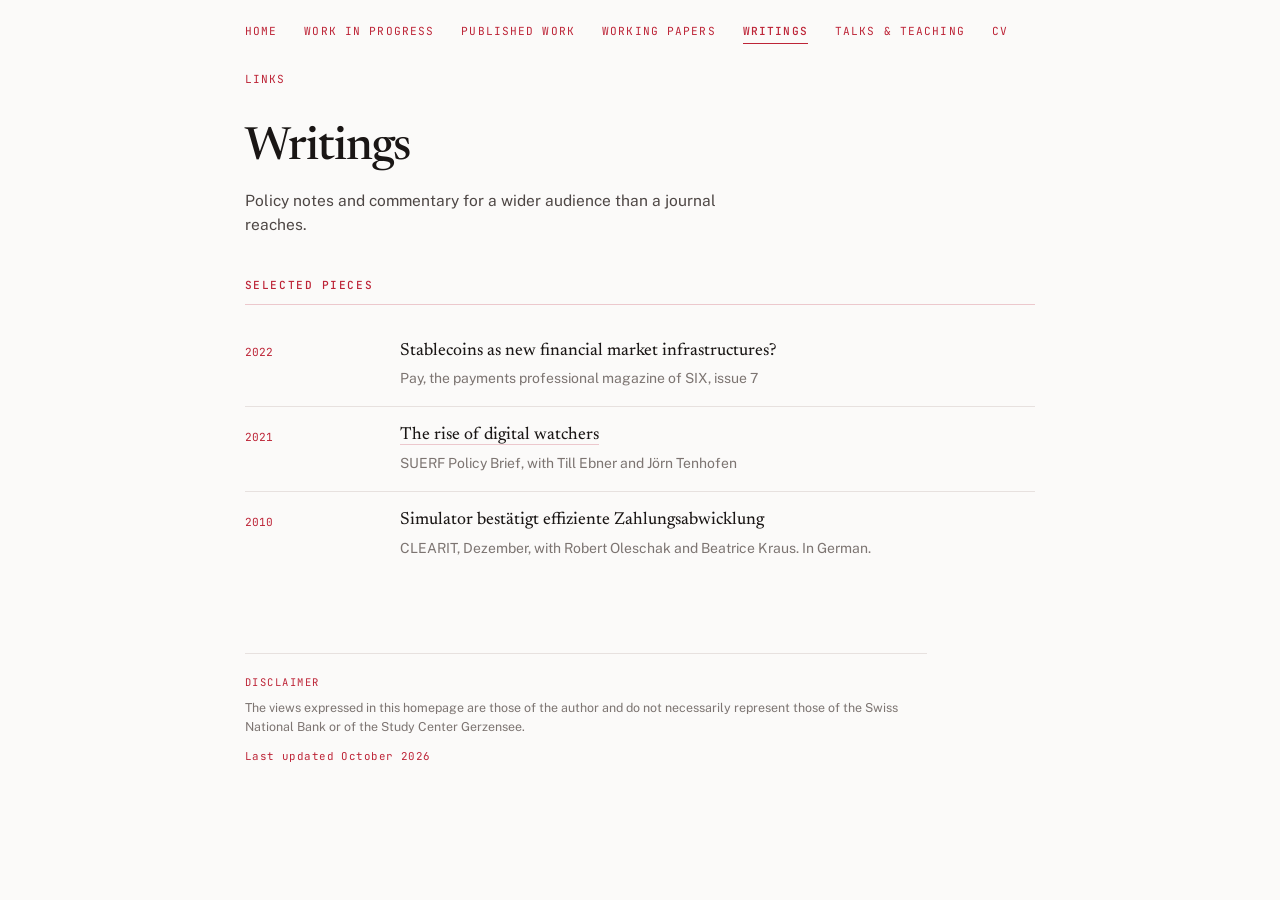
<file: writings.html>
<!doctype html>
<html lang="en">
<head>
<meta charset="utf-8">
<meta name="viewport" content="width=device-width, initial-scale=1">
<title>Writings &mdash; Thomas Nellen</title>
<meta name="description" content="Essays, policy notes and other non-technical writing.">
<meta property="og:type" content="profile">
<meta property="og:site_name" content="Thomas Nellen">
<meta property="og:title" content="Writings — Thomas Nellen">
<meta property="og:description" content="Essays, policy notes and other non-technical writing.">
<meta property="og:url" content="https://thomasnellen.github.io/writings.html">
<meta property="og:image" content="https://thomasnellen.github.io/assets/portrait.jpg">
<meta property="og:image:width" content="703">
<meta property="og:image:height" content="703">
<meta property="og:image:alt" content="Thomas Nellen">
<meta property="og:locale" content="en_GB">
<meta property="profile:first_name" content="Thomas">
<meta property="profile:last_name" content="Nellen">
<meta name="twitter:card" content="summary">
<meta name="twitter:title" content="Writings — Thomas Nellen">
<meta name="twitter:description" content="Essays, policy notes and other non-technical writing.">
<meta name="twitter:image" content="https://thomasnellen.github.io/assets/portrait.jpg">
<link rel="preconnect" href="https://fonts.googleapis.com">
<link rel="preconnect" href="https://fonts.gstatic.com" crossorigin>
<link rel="stylesheet" href="https://fonts.googleapis.com/css2?family=Newsreader:opsz,wght@6..72,400;6..72,500;6..72,600&family=Public+Sans:wght@400;500;600&family=JetBrains+Mono:wght@400;500&display=swap">
<link rel="icon" href="assets/favicon.svg" type="image/svg+xml">
<link rel="stylesheet" href="assets/site.css">
</head>
<body>
<div class="page">

  <nav class="nav">
    <a href="index.html">Home</a>
    <a href="work-in-progress.html">Work in progress</a>
    <a href="published.html">Published work</a>
    <a href="working-papers.html">Working papers</a>
    <a href="writings.html" aria-current="page">Writings</a>
    <a href="talks.html">Talks &amp; teaching</a>
    <a href="cv.html">CV</a>
    <a href="links.html">Links</a>
  </nav>

  <header class="masthead">
    <h1 class="name">Writings</h1>
    <p class="bio">
      Policy notes and commentary for a wider audience than a journal reaches.
    </p>
  </header>

  <!-- Copy one .writing block per item. Newest first. -->
  <section class="section">
    <h2 class="section-title">Selected pieces</h2>

    <article class="writing">
      <div class="writing-meta">2022</div>
      <div>
        <h3 class="writing-title">Stablecoins as new financial market infrastructures?</h3>
        <p class="writing-note">Pay, the payments professional magazine of SIX, issue 7</p>
      </div>
    </article>

    <article class="writing">
      <div class="writing-meta">2021</div>
      <div>
        <h3 class="writing-title"><a href="https://www.suerf.org/publications/suerf-policy-notes-and-briefs/the-rise-of-digital-watchers/">The rise of digital watchers</a></h3>
        <p class="writing-note">SUERF Policy Brief, with Till Ebner and J&ouml;rn Tenhofen</p>
      </div>
    </article>

    <article class="writing">
      <div class="writing-meta">2010</div>
      <div>
        <h3 class="writing-title">Simulator best&auml;tigt effiziente Zahlungsabwicklung</h3>
        <p class="writing-note">CLEARIT, Dezember, with Robert Oleschak and Beatrice Kraus. In German.</p>
      </div>
    </article>

  </section>

  <footer class="foot">
    <p class="foot-label">Disclaimer</p>
    <p class="foot-text">The views expressed in this homepage are those of the author and do not necessarily represent those of the Swiss National Bank or of the Study Center Gerzensee.</p>
    <p class="foot-updated">Last updated October 2026</p>
  </footer>

</div>
</body>
</html>
</file>
<file: assets/site.css>
/* ---------------------------------------------------------------
   Design tokens. Light palette is defined here in full; the two
   blocks below only redefine values, never introduce new ones.
   --------------------------------------------------------------- */
:root {
  --paper:      #fbfaf9;
  --surface:    #ffffff;
  --ink:        #1a1615;
  --ink-soft:   #4d4644;
  --ink-mute:   #7c7471;
  --rule:       #e7e1df;
  --accent:     #bd2437;
  --accent-dim: #fae9eb;
  --rule-accent:#ecc8cd;
  --focus:      #c04553;

  --font-display: "Newsreader", Georgia, "Times New Roman", serif;
  --font-body:    "Public Sans", -apple-system, BlinkMacSystemFont, "Segoe UI", Helvetica, Arial, sans-serif;
  --font-mono:    "JetBrains Mono", ui-monospace, SFMono-Regular, Menlo, Consolas, monospace;

  --measure: 34rem;
  --gutter:  8.5rem;
}

@media (prefers-color-scheme: dark) {
  :root:not([data-theme="light"]) {
    --paper:      #141110;
    --surface:    #1c1817;
    --ink:        #ece8e6;
    --ink-soft:   #bcb4b1;
    --ink-mute:   #8e8683;
    --rule:       #332d2c;
    --accent:     #ea8f96;
    --accent-dim: #332225;
    --rule-accent:#4d3035;
    --focus:      #e08b90;
  }
}

:root[data-theme="dark"] {
  --paper:      #141110;
  --surface:    #1c1817;
  --ink:        #ece8e6;
  --ink-soft:   #bcb4b1;
  --ink-mute:   #8e8683;
  --rule:       #332d2c;
  --accent:     #ea8f96;
  --accent-dim: #332225;
  --rule-accent:#4d3035;
  --focus:      #e08b90;
}

/* --------------------------------------------------------------- */

html { font-size: 15.5px; }

*, *::before, *::after { box-sizing: border-box; }

body {
  margin: 0;
  background: var(--paper);
  color: var(--ink);
  font-family: var(--font-body);
  font-size: 16px;
  line-height: 1.6;
  -webkit-font-smoothing: antialiased;
}

.page {
  max-width: 54rem;
  margin: 0 auto;
  padding-inline: 1.5rem;
  padding-block: 1.5rem 5rem;
}

a {
  color: var(--accent);
  text-decoration-thickness: 1px;
  text-underline-offset: 3px;
}
a:hover { color: var(--ink); }

:focus-visible {
  outline: 2px solid var(--focus);
  outline-offset: 3px;
  border-radius: 2px;
}

/* --- Navigation ------------------------------------------------- */

.nav {
  display: flex;
  flex-wrap: wrap;
  gap: 1.75rem;
  font-family: var(--font-mono);
  font-size: 0.72rem;
  letter-spacing: 0.1em;
  text-transform: uppercase;
  padding-bottom: 2.25rem;
}
.nav a {
  color: var(--accent);
  text-decoration: none;
}
.nav a:hover { color: var(--ink); }
.nav a[aria-current="page"] {
  color: var(--accent);
  font-weight: 500;
  border-bottom: 1px solid var(--accent);
  padding-bottom: 2px;
}

/* --- Masthead --------------------------------------------------- */

.masthead { display: flex; flex-direction: column; gap: 1.05rem; }

h1.name {
  font-family: var(--font-display);
  font-weight: 500;
  font-size: clamp(2.2rem, 5.4vw, 2.95rem);
  line-height: 1.05;
  letter-spacing: -0.02em;
  margin: 0;
  text-wrap: balance;
}

.affiliation {
  font-family: var(--font-mono);
  font-size: 0.74rem;
  letter-spacing: 0.08em;
  text-transform: uppercase;
  color: var(--accent);
  margin: -0.5rem 0 0;
  line-height: 1.5;
}

.bio {
  max-width: var(--measure);
  font-size: 1rem;
  line-height: 1.55;
  color: var(--ink-soft);
  margin: 0;
}
.bio strong { color: var(--ink); font-weight: 600; }

.contact {
  display: flex;
  flex-wrap: wrap;
  gap: 0.5rem 1.25rem;
  font-family: var(--font-mono);
  font-size: 0.8rem;
  color: var(--accent);
}
.contact a { text-decoration: none; border-bottom: 1px solid var(--accent-dim); }
.contact a:hover { border-bottom-color: var(--accent); }

/* --- Section headings ------------------------------------------- */

.section { padding-top: 2.6rem; }

h2.section-title {
  font-family: var(--font-mono);
  font-size: 0.72rem;
  font-weight: 500;
  letter-spacing: 0.14em;
  text-transform: uppercase;
  color: var(--accent);
  margin: 0 0 1.15rem;
  padding-bottom: 0.6rem;
  border-bottom: 1px solid var(--rule-accent);
}

/* --- Updates: date gutter + entry ------------------------------- */

.updates { display: flex; flex-direction: column; }

.update {
  display: grid;
  grid-template-columns: var(--gutter) 1fr;
  gap: 0 1.5rem;
  padding: 0.7rem 0;
  border-bottom: 1px solid var(--rule);
}
.update:last-child { border-bottom: none; }

.update-date {
  font-family: var(--font-mono);
  font-size: 0.72rem;
  letter-spacing: 0.04em;
  color: var(--accent);
  padding-top: 0.28rem;
  font-variant-numeric: tabular-nums;
}
.update-title {
  font-family: var(--font-display);
  font-size: 1.0625rem;
  line-height: 1.35;
  margin: 0;
  font-weight: 450;
}
.update-title a {
  text-decoration: none;
  color: var(--ink);
  border-bottom: 1px solid var(--rule-accent);
}
.update-title a:hover { color: var(--accent); border-bottom-color: var(--accent); }
.update-venue {
  font-size: 0.875rem;
  color: var(--ink-mute);
  margin: 0.15rem 0 0;
}

/* --- Papers ----------------------------------------------------- */

.papers { display: flex; flex-direction: column; }

.paper {
  padding: 1.75rem 0;
  border-bottom: 1px solid var(--rule);
  max-width: 44rem;
}
.paper:last-child { border-bottom: none; }
.paper[hidden] { display: none; }

.paper-title {
  font-family: var(--font-display);
  font-size: 1.25rem;
  font-weight: 500;
  line-height: 1.3;
  margin: 0;
  text-wrap: balance;
}
.paper-authors {
  font-size: 0.9rem;
  color: var(--ink-soft);
  margin: 0.35rem 0 0;
}
.paper-venue {
  font-family: var(--font-mono);
  font-size: 0.72rem;
  letter-spacing: 0.04em;
  color: var(--accent);
  margin: 0.4rem 0 0;
}
.paper-abstract {
  font-size: 0.9375rem;
  color: var(--ink-soft);
  margin: 0.85rem 0 0;
  max-width: var(--measure);
}
.paper-links {
  display: flex;
  gap: 1rem;
  font-family: var(--font-mono);
  font-size: 0.72rem;
  letter-spacing: 0.04em;
  margin-top: 0.85rem;
}

/* --- Citation block --------------------------------------------- */

.cite { margin-top: 0.85rem; }

.cite summary {
  display: inline-flex;
  align-items: baseline;
  gap: 0.4rem;
  font-family: var(--font-mono);
  font-size: 0.72rem;
  letter-spacing: 0.04em;
  color: var(--accent);
  cursor: pointer;
  list-style: none;
  width: fit-content;
}
.cite summary::-webkit-details-marker { display: none; }
.cite summary::before { content: "+"; width: 0.7em; }
.cite[open] summary::before { content: "\2013"; }
.cite summary:hover { color: var(--ink); }

.cite-body {
  margin-top: 0.7rem;
  padding: 0.85rem 0 0.85rem 0.95rem;
  border-left: 2px solid var(--accent-dim);
  display: flex;
  flex-direction: column;
  align-items: flex-start;
  gap: 0.7rem;
  max-width: 44rem;
}

pre.bibtex {
  margin: 0;
  width: 100%;
  overflow-x: auto;
  font-family: var(--font-mono);
  font-size: 0.7rem;
  line-height: 1.6;
  color: var(--ink-soft);
  tab-size: 2;
}

.copy {
  font-family: var(--font-mono);
  font-size: 0.68rem;
  letter-spacing: 0.04em;
  color: var(--accent);
  background: transparent;
  border: 1px solid var(--rule);
  border-radius: 999px;
  padding: 0.22rem 0.65rem;
  cursor: pointer;
  transition: color 0.12s, border-color 0.12s, background-color 0.12s;
}
.copy:hover { border-color: var(--accent); background: var(--accent-dim); }
.copy[data-state="done"] { color: var(--accent); border-color: var(--accent); background: var(--accent-dim); }

/* --- Writing list ----------------------------------------------- */

.writing {
  display: grid;
  grid-template-columns: var(--gutter) 1fr;
  gap: 0 1.5rem;
  padding: 1.1rem 0;
  border-bottom: 1px solid var(--rule);
}
.writing:last-child { border-bottom: none; }
.writing-meta {
  font-family: var(--font-mono);
  font-size: 0.72rem;
  color: var(--accent);
  padding-top: 0.3rem;
  font-variant-numeric: tabular-nums;
}
.writing-title {
  font-family: var(--font-display);
  font-size: 1.125rem;
  font-weight: 450;
  line-height: 1.35;
  margin: 0;
}
.writing-title a {
  text-decoration: none;
  color: var(--ink);
  border-bottom: 1px solid var(--rule-accent);
}
.writing-title a:hover { color: var(--accent); border-bottom-color: var(--accent); }
.writing-note {
  font-size: 0.9rem;
  color: var(--ink-mute);
  margin: 0.25rem 0 0;
  max-width: var(--measure);
}

/* --- Footer ----------------------------------------------------- */

.foot {
  margin-top: 5rem;
  padding-top: 1.25rem;
  border-top: 1px solid var(--rule);
  max-width: 44rem;
  display: flex;
  flex-direction: column;
  gap: 0.45rem;
}
.foot-label {
  font-family: var(--font-mono);
  font-size: 0.68rem;
  letter-spacing: 0.14em;
  text-transform: uppercase;
  color: var(--accent);
  margin: 0;
}
.foot-text {
  font-size: 0.8rem;
  line-height: 1.55;
  color: var(--ink-mute);
  margin: 0;
}
.foot-updated {
  font-family: var(--font-mono);
  font-size: 0.7rem;
  letter-spacing: 0.04em;
  color: var(--accent);
  margin: 0.35rem 0 0;
}

/* --- Narrow screens --------------------------------------------- */

@media (max-width: 34rem) {
  .update, .writing { grid-template-columns: 1fr; gap: 0.3rem; }
  .update-date, .writing-meta { padding-top: 0; order: 2; }
  .page { padding-block: 1.5rem 4rem; }
  .nav { padding-bottom: 2.5rem; gap: 1.25rem; }
}

@media (prefers-reduced-motion: reduce) {
  * { transition: none !important; animation: none !important; }
}

/* --- Portrait beside the masthead (home page only) ---------------
   Two columns on a wide screen so the photo costs no vertical space
   and Updates stays above the fold. Below 46rem the column reverses,
   putting the photo above the name the way a phone layout expects.
   ----------------------------------------------------------------- */

.intro {
  display: flex;
  align-items: flex-start;
  gap: 2.5rem;
}

.intro .masthead { flex: 1 1 auto; min-width: 0; }

.portrait {
  flex: 0 0 13.5rem;
  margin: 0;
}

.portrait img {
  display: block;
  width: 100%;
  height: auto;
  max-width: 100%;
  border-radius: 3px;
}

@media (max-width: 46rem) {
  .intro {
    flex-direction: column-reverse;
    gap: 1.6rem;
  }
  .portrait {
    flex: none;
    width: min(11rem, 50%);
  }
}

/* A longer update: a short announcement rather than a one-line item. */
.update-body {
  font-size: 0.95rem;
  line-height: 1.6;
  color: var(--ink-soft);
  margin: 0;
  max-width: var(--measure);
}
.update-body strong { color: var(--ink); font-weight: 600; }
.update-body a { border-bottom: 1px solid var(--rule-accent); text-decoration: none; }
.update-body a:hover { border-bottom-color: var(--accent); }
</file>
<file: assets/cv.css>
/* Curriculum vitae. Inherits the site palette and typefaces from
   site.css, then overrides for a denser, print-first layout. */

.cv {
  max-width: 48rem;
  margin: 0 auto;
  padding-inline: 1.5rem;
  padding-block: 2rem 4rem;
  font-size: 0.875rem;
  line-height: 1.5;
}

.cv-head { margin-bottom: 2.25rem; }

.cv-head h1 {
  font-family: var(--font-display);
  font-weight: 500;
  font-size: 2.1rem;
  letter-spacing: -0.015em;
  line-height: 1.1;
  margin: 0 0 0.5rem;
}

.cv-role {
  font-family: var(--font-mono);
  font-size: 0.72rem;
  letter-spacing: 0.06em;
  text-transform: none;
  letter-spacing: 0.02em;
  color: var(--ink-soft);
  margin: 0 0 0.55rem;
}

.cv-fields {
  font-size: 0.875rem;
  color: var(--ink-soft);
  margin: 0 0 0.7rem;
  max-width: 36rem;
}

.cv-contact {
  display: flex;
  flex-wrap: wrap;
  gap: 0.4rem 1.1rem;
  font-family: var(--font-mono);
  font-size: 0.74rem;
  margin: 0;
}
.cv-contact a { color: var(--accent); text-decoration: none; }

.cv h2 {
  font-family: var(--font-mono);
  font-size: 0.68rem;
  font-weight: 500;
  letter-spacing: 0.14em;
  text-transform: uppercase;
  color: var(--accent);
  margin: 1.9rem 0 0.85rem;
  padding-bottom: 0.4rem;
  border-bottom: 1px solid var(--rule);
}
.cv h2 .h-note {
  text-transform: none;
  letter-spacing: 0.04em;
  color: var(--ink-mute);
  font-style: italic;
}

/* One entry: year gutter, then content. */
.e {
  display: grid;
  grid-template-columns: 6.25rem 1fr;
  gap: 0 1.1rem;
  padding: 0.3rem 0;
  break-inside: avoid;
  page-break-inside: avoid;
}

.e .y {
  font-family: var(--font-mono);
  font-size: 0.7rem;
  letter-spacing: 0.02em;
  color: var(--ink-mute);
  padding-top: 0.15rem;
  font-variant-numeric: tabular-nums;
}

.e .t { margin: 0; font-weight: 600; color: var(--ink); }
.e .t .w { font-weight: 400; color: var(--ink-mute); }
.e .d { margin: 0.2rem 0 0; color: var(--ink-soft); }
.e .p { margin: 0; color: var(--ink-soft); }
.e em { font-style: italic; }

.note-line {
  font-family: var(--font-mono);
  font-size: 0.68rem;
  color: var(--ink-mute);
  margin: 0.6rem 0 0 7.35rem;
}

.cv-date { color: var(--ink-mute); margin-left: auto; }

@media (max-width: 34rem) {
  .e { grid-template-columns: 1fr; gap: 0.15rem; }
  .e .y { padding-top: 0; }
  .note-line { margin-left: 0; }
}

/* --- Print -------------------------------------------------------
   Chrome renders this to assets/cv.pdf. Force the light palette so
   the file never inherits a dark viewer theme, and keep the accent
   colour rather than letting the printer drop it.
   ----------------------------------------------------------------- */

@page {
  size: A4;
  margin: 16mm 15mm 14mm;
}

@media print {
  :root {
    --paper:      #ffffff;
    --ink:        #000000;
    --ink-soft:   #26211f;
    --ink-mute:   #6b6360;
    --rule:       #cfc8c5;
    --accent:     #bd2437;
  }

  html, body {
    background: #ffffff;
    -webkit-print-color-adjust: exact;
    print-color-adjust: exact;
  }

  .screen-only { display: none !important; }

  .cv {
    max-width: none;
    padding: 0;
    font-size: 9.3pt;
    line-height: 1.4;
  }

  .cv-head { margin-bottom: 7mm; }
  .cv-head h1 { font-size: 20pt; }
  .cv-role, .cv-contact { font-size: 7.6pt; }
  .cv-fields { font-size: 9pt; }
  .cv-contact a { color: var(--accent); }

  .cv h2 {
    font-size: 7.4pt;
    margin: 5mm 0 2.2mm;
    break-after: avoid;
    page-break-after: avoid;
  }

  .e { grid-template-columns: 22mm 1fr; gap: 0 5mm; padding: 0.7mm 0; }
  .e .y { font-size: 7.4pt; }
  .note-line { font-size: 7.2pt; margin-left: 27mm; }

  section { break-inside: auto; }
}

.pdf-link {
  display: inline-block;
  font-family: var(--font-mono);
  font-size: 0.72rem;
  letter-spacing: 0.06em;
  text-transform: uppercase;
  color: var(--accent);
  text-decoration: none;
  border-bottom: 1px solid var(--rule-accent);
  margin: -2.5rem 0 2.5rem;
}
.pdf-link:hover { border-bottom-color: var(--accent); }
@media print { .pdf-link { display: none !important; } }
</file>
